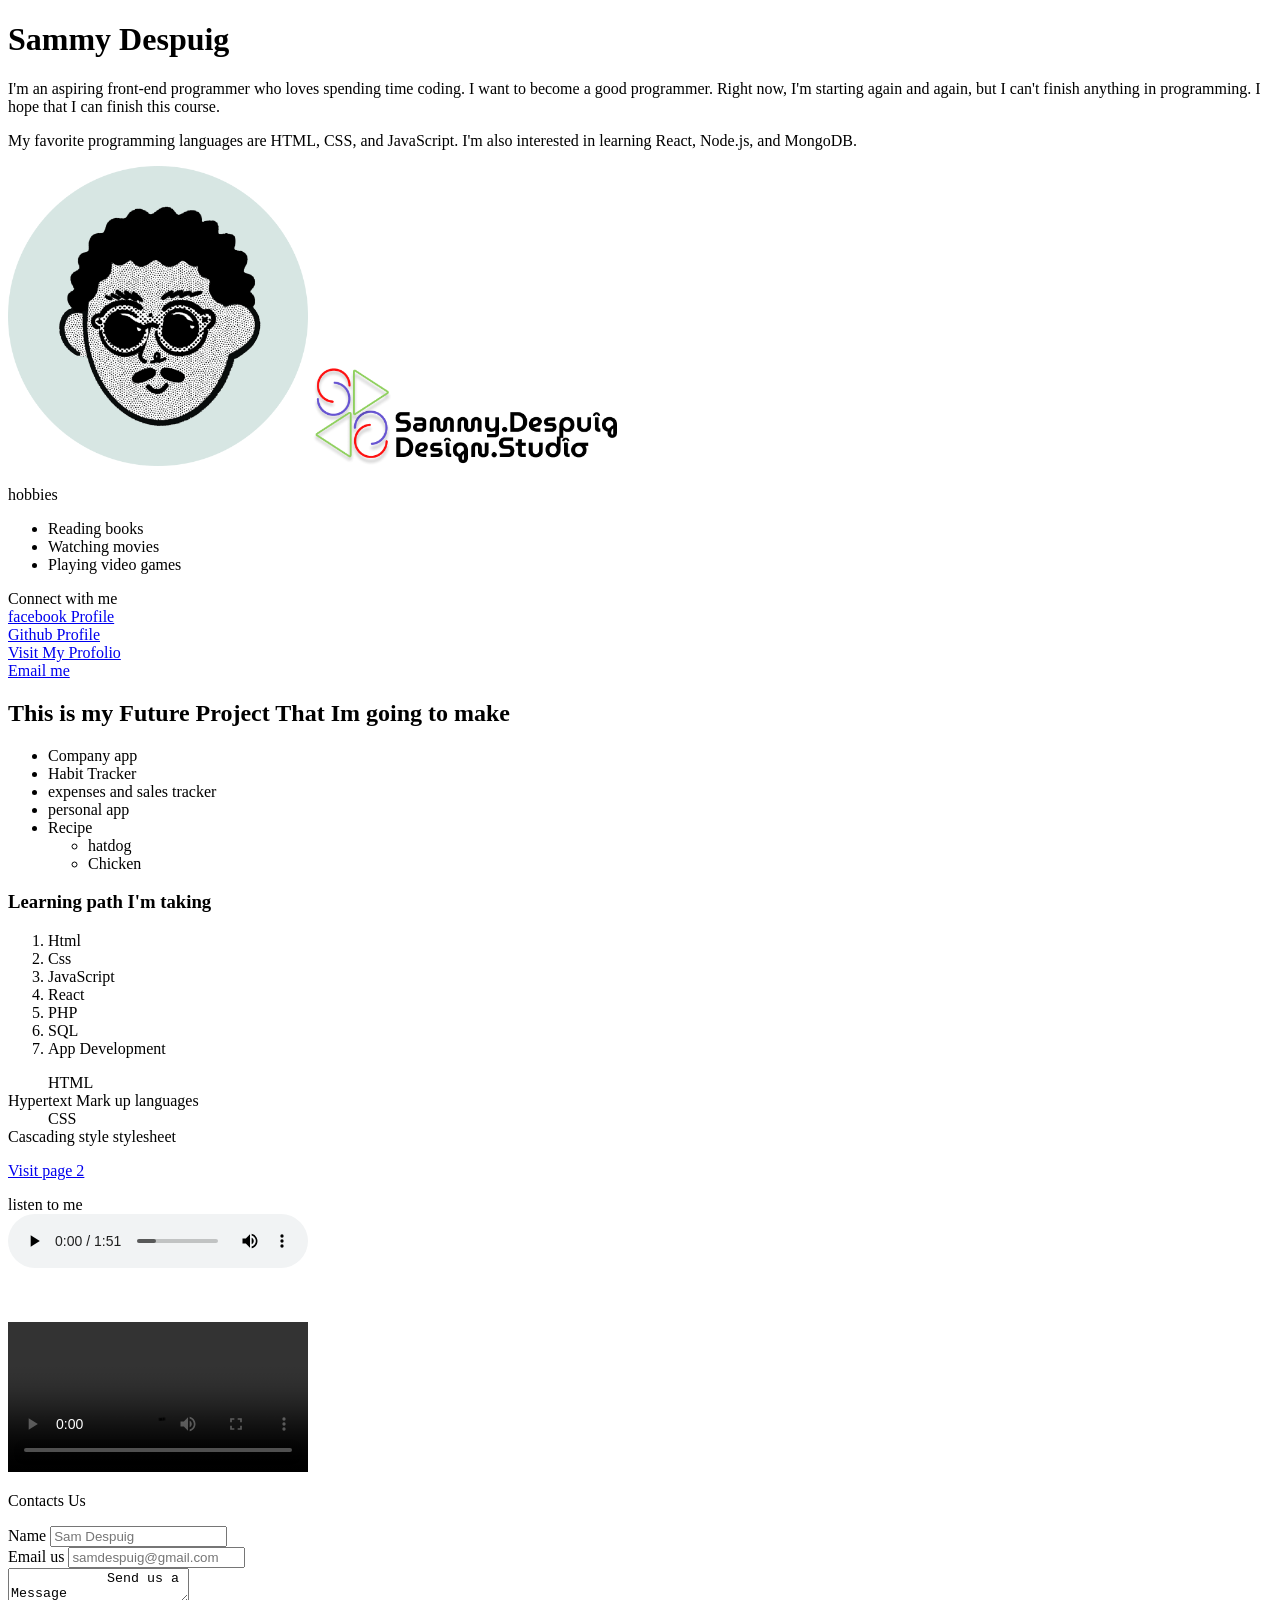
<file: front_end_lab/index.html>
<!DOCTYPE html>
<html lang="en">
<head>
    <meta charset="UTF-8">
    <meta name="viewport" content="width=device-width, initial-scale=1.0">
    <title>Document</title>
</head>
<body>
    <h1>Sammy Despuig</h1>
    <p>I'm an aspiring front-end programmer who loves spending time coding. I want to become a good programmer. Right now, I'm starting again and again, but I can't finish anything in programming. I hope that I can finish this course.</p>
    <p>My favorite programming languages are HTML, CSS, and JavaScript. I'm also interested in learning React, Node.js, and MongoDB.</p>
    <img src="./assets/profile-pic.png" height="300" width="300" alt="Profile-pic">
        <a href="https://sammydespuigportfolio.netlify.app/" target="_blank" title="My Portfolio">
            <img src="./assets/logonew.png" height="100" width="auto" alt="Profile-pic">
        </a>
    <p>hobbies
        <ul>
            <li>Reading books</li>
            <li>Watching movies</li>
            <li>Playing video games</li>
        </ul>
    </p>
    <p>Connect with me
        <br>
        <a href="https://www.facebook.com/SamSam0529" target="_blank" title="Welcome to my facebook page">facebook Profile</a>
        <br>
        <a href="https://github.com/samdespuig29" target="_blank" title="Welcome to my github ">Github Profile</a>
        <br>
        <a href="https://sammydespuigportfolio.netlify.app/" target="_blank" title="My Portfolio">Visit My Profolio</a>
        <br>
        <a href="mailto:sammy.despuig@gmail.com" target="_blank">Email me </a>
    </p>
    <h2>This is my Future Project That Im going to make </h2>
    <ul>
        <li>Company app</li>
        <li>Habit Tracker</li>
        <li>expenses and sales tracker</li>
        <li>personal app</li>
        <li>Recipe
            <ul>
                <li>hatdog</li>
                <li>Chicken</li>
            </ul>
        </li>
    </ul>
    <h3>Learning path I'm taking</h3>
    <ol>
        <li>Html</li>
        <li>Css</li>
        <li>JavaScript</li>
        <li>React</li>
        <li>PHP</li>
        <li>SQL</li>
        <li>App Development</li>
    </ol>
    <dl>
        <dd>HTML</dd>
        <dt>Hypertext Mark up languages</dt>
        <dd>CSS</dd>
        <dt>Cascading style stylesheet</dt>
    </dl>
    <a href="./page2.html" title="Visit Page 2 ">Visit page 2 </a>
    <p>listen to me <br>
        <audio controls>
            <source src="./assets/Sweaty Linen - Surf Ninja 3.mp3" type="audio/mpeg">
        </audio>
    </p>
    <br>
    <p>
        <video controls src="./assets/cyber security specialist conducting cyber surveillance and threat detection_preview.mp4" width="300"></video>
    </p>

    <p>Contacts Us</p>
    <form>
        <label for="fname">Name</label>
        <input type="text" id="fname" name="fname" placeholder="Sam Despuig">
        <br>
        <label for="email">Email us</label>
        <input type="email" id="email" name="email" placeholder="samdespuig@gmail.com">
        <br>
        <textarea name="Message" id="Message">
            Send us a Message
        </textarea>
    </form>
</body>
</html>
</file>
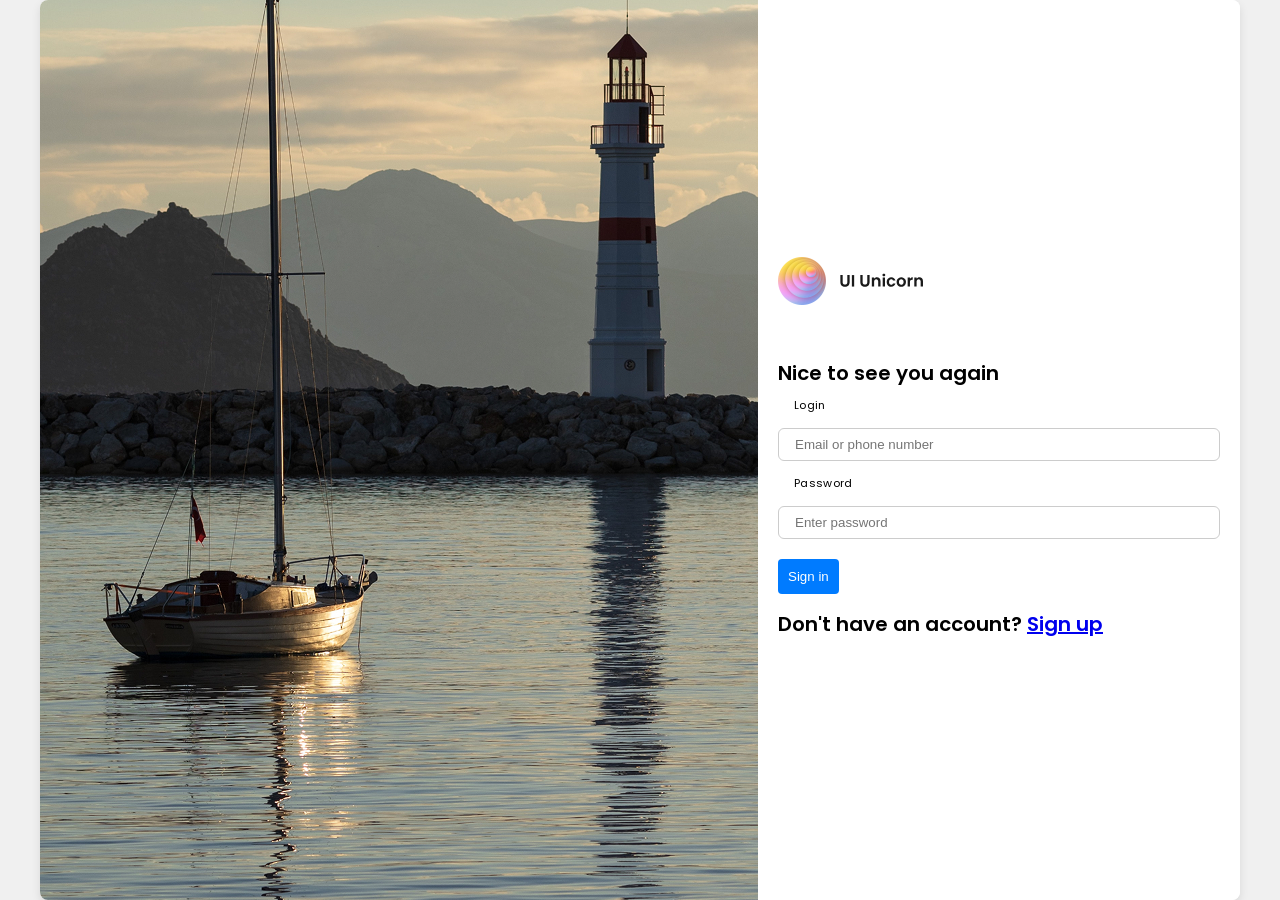
<file: login_page/index.html>
<!DOCTYPE html>
<html lang="en">
<head>
    <meta charset="UTF-8">
    <meta name="viewport" content="width=device-width, initial-scale=1.0">
    <title>Document</title>
    <link rel="stylesheet" href="./style.css">
</head>
<body>
    <div class="container">
       <div class="picture"></div>
        <div class="login-form">
            <div class="btn-logo">
                <img src="./assets/42b431df4d2e7424df1d501beabb799a.png" alt="logo">
                <svg xmlns="http://www.w3.org/2000/svg" width="93" height="16" viewBox="0 0 93 16" fill="none">
                    <path d="M3.16437 2.31717V10.1895C3.16437 11.052 3.38912 11.7141 3.83862 12.1758C4.28812 12.6253 4.91985 12.85 5.73381 12.85C6.55991 12.85 7.19772 12.6253 7.64721 12.1758C8.09671 11.7141 8.32146 11.052 8.32146 10.1895V2.31717H10.8909V10.1713C10.8909 11.2525 10.654 12.1697 10.1802 12.9229C9.71856 13.664 9.0929 14.2228 8.30324 14.5994C7.52573 14.976 6.6571 15.1643 5.69736 15.1643C4.74977 15.1643 3.88721 14.976 3.1097 14.5994C2.34434 14.2228 1.73691 13.664 1.28741 12.9229C0.837909 12.1697 0.613159 11.2525 0.613159 10.1713V2.31717H3.16437Z" fill="#1A1A1A"/>
                    <path d="M15.907 2.31717V15.0368H13.3558V2.31717H15.907Z" fill="#1A1A1A"/>
                    <path d="M25.2846 2.31717V10.1895C25.2846 11.052 25.5094 11.7141 25.9589 12.1758C26.4084 12.6253 27.0401 12.85 27.854 12.85C28.6801 12.85 29.3179 12.6253 29.7674 12.1758C30.2169 11.7141 30.4417 11.052 30.4417 10.1895V2.31717H33.0111V10.1713C33.0111 11.2525 32.7742 12.1697 32.3004 12.9229C31.8388 13.664 31.2131 14.2228 30.4235 14.5994C29.646 14.976 28.7773 15.1643 27.8176 15.1643C26.87 15.1643 26.0074 14.976 25.2299 14.5994C24.4646 14.2228 23.8571 13.664 23.4076 12.9229C22.9581 12.1697 22.7334 11.2525 22.7334 10.1713V2.31717H25.2846Z" fill="#1A1A1A"/>
                    <path d="M41.0705 4.79549C42.2732 4.79549 43.2451 5.17817 43.9862 5.94354C44.7272 6.69675 45.0978 7.75368 45.0978 9.11432V15.0368H42.5466V9.46056C42.5466 8.65875 42.3461 8.04525 41.9452 7.62004C41.5443 7.18269 40.9976 6.96402 40.3051 6.96402C39.6005 6.96402 39.0417 7.18269 38.6286 7.62004C38.2277 8.04525 38.0273 8.65875 38.0273 9.46056V15.0368H35.4761V4.94127H38.0273V6.19866C38.3674 5.76131 38.7987 5.42114 39.3211 5.17817C39.8556 4.92305 40.4388 4.79549 41.0705 4.79549Z" fill="#1A1A1A"/>
                    <path d="M48.8177 3.73856C48.3682 3.73856 47.9916 3.59885 47.6879 3.31943C47.3963 3.02787 47.2505 2.66948 47.2505 2.24428C47.2505 1.81908 47.3963 1.46677 47.6879 1.18735C47.9916 0.895783 48.3682 0.75 48.8177 0.75C49.2672 0.75 49.6377 0.895783 49.9293 1.18735C50.233 1.46677 50.3849 1.81908 50.3849 2.24428C50.3849 2.66948 50.233 3.02787 49.9293 3.31943C49.6377 3.59885 49.2672 3.73856 48.8177 3.73856ZM50.0751 4.94127V15.0368H47.5238V4.94127H50.0751Z" fill="#1A1A1A"/>
                    <path d="M51.9396 9.98903C51.9396 8.94424 52.1522 8.0331 52.5774 7.25559C53.0026 6.46593 53.5919 5.85849 54.3451 5.43329C55.0983 4.99594 55.9608 4.77727 56.9327 4.77727C58.184 4.77727 59.2167 5.09313 60.0306 5.72486C60.8567 6.34444 61.4095 7.21914 61.6889 8.34896H58.9373C58.7915 7.91161 58.5424 7.57145 58.1901 7.32848C57.85 7.07336 57.4247 6.9458 56.9145 6.9458C56.1856 6.9458 55.6085 7.21307 55.1833 7.74761C54.7581 8.27 54.5455 9.01714 54.5455 9.98903C54.5455 10.9488 54.7581 11.6959 55.1833 12.2304C55.6085 12.7528 56.1856 13.014 56.9145 13.014C57.9471 13.014 58.6214 12.5524 58.9373 11.6291H61.6889C61.4095 12.7225 60.8567 13.5911 60.0306 14.235C59.2045 14.8788 58.1719 15.2008 56.9327 15.2008C55.9608 15.2008 55.0983 14.9882 54.3451 14.563C53.5919 14.1256 53.0026 13.5182 52.5774 12.7407C52.1522 11.951 51.9396 11.0338 51.9396 9.98903Z" fill="#1A1A1A"/>
                    <path d="M68.0407 15.2008C67.0689 15.2008 66.1942 14.9882 65.4166 14.563C64.6391 14.1256 64.0256 13.5121 63.5761 12.7225C63.1388 11.9328 62.9201 11.0217 62.9201 9.98903C62.9201 8.95639 63.1449 8.04525 63.5944 7.25559C64.056 6.46593 64.6817 5.85849 65.4713 5.43329C66.261 4.99594 67.1417 4.77727 68.1136 4.77727C69.0855 4.77727 69.9663 4.99594 70.756 5.43329C71.5456 5.85849 72.1652 6.46593 72.6147 7.25559C73.0764 8.04525 73.3072 8.95639 73.3072 9.98903C73.3072 11.0217 73.0703 11.9328 72.5965 12.7225C72.1348 13.5121 71.5031 14.1256 70.7013 14.563C69.9116 14.9882 69.0248 15.2008 68.0407 15.2008ZM68.0407 12.9776C68.5024 12.9776 68.9337 12.8682 69.3346 12.6496C69.7476 12.4187 70.0756 12.0786 70.3186 11.6291C70.5616 11.1796 70.6831 10.6329 70.6831 9.98903C70.6831 9.02928 70.4279 8.29429 69.9177 7.78405C69.4196 7.26166 68.8061 7.00046 68.0772 7.00046C67.3483 7.00046 66.7348 7.26166 66.2367 7.78405C65.7507 8.29429 65.5078 9.02928 65.5078 9.98903C65.5078 10.9488 65.7447 11.6898 66.2185 12.2122C66.7044 12.7225 67.3118 12.9776 68.0407 12.9776Z" fill="#1A1A1A"/>
                    <path d="M77.7298 6.50845C78.0578 5.97391 78.483 5.55478 79.0054 5.25106C79.5399 4.94735 80.1474 4.79549 80.8277 4.79549V7.47426H80.1535C79.3516 7.47426 78.7442 7.66256 78.3312 8.03917C77.9303 8.41578 77.7298 9.07181 77.7298 10.0072V15.0368H75.1786V4.94127H77.7298V6.50845Z" fill="#1A1A1A"/>
                    <path d="M88.1405 4.79549C89.3432 4.79549 90.3151 5.17817 91.0562 5.94354C91.7972 6.69675 92.1678 7.75368 92.1678 9.11432V15.0368H89.6166V9.46056C89.6166 8.65875 89.4161 8.04525 89.0152 7.62004C88.6143 7.18269 88.0676 6.96402 87.3751 6.96402C86.6705 6.96402 86.1117 7.18269 85.6986 7.62004C85.2977 8.04525 85.0973 8.65875 85.0973 9.46056V15.0368H82.5461V4.94127H85.0973V6.19866C85.4374 5.76131 85.8687 5.42114 86.3911 5.17817C86.9256 4.92305 87.5088 4.79549 88.1405 4.79549Z" fill="#1A1A1A"/>
                  </svg>
                </div>
            <p>Nice to see you again</p>
            <p style="display: flex;
            padding: 0px 16px;
            align-items: flex-start;
            align-self: stretch;font-size: 11px;font-weight: 400;line-height: 15px;letter-spacing: 0.3px;">Login</p>
                <input type="text" id="Email" name="Email" placeholder="Email or phone number" required>
                <p style="display: flex;
            padding: 0px 16px;
            align-items: flex-start;
            align-self: stretch;font-size: 11px;font-weight: 400;line-height: 15px;letter-spacing: 0.3px;">Password</p>
                <input type="password" id="password" name="password" placeholder="Enter password" required>
                <input type="submit" name="submit-btn" id="submit-btn" value="Sign in">
                <p>Don't have an account? <a href="#">Sign up</a></p>
        </div>
        

    </div>
</body>
</html>
</file>
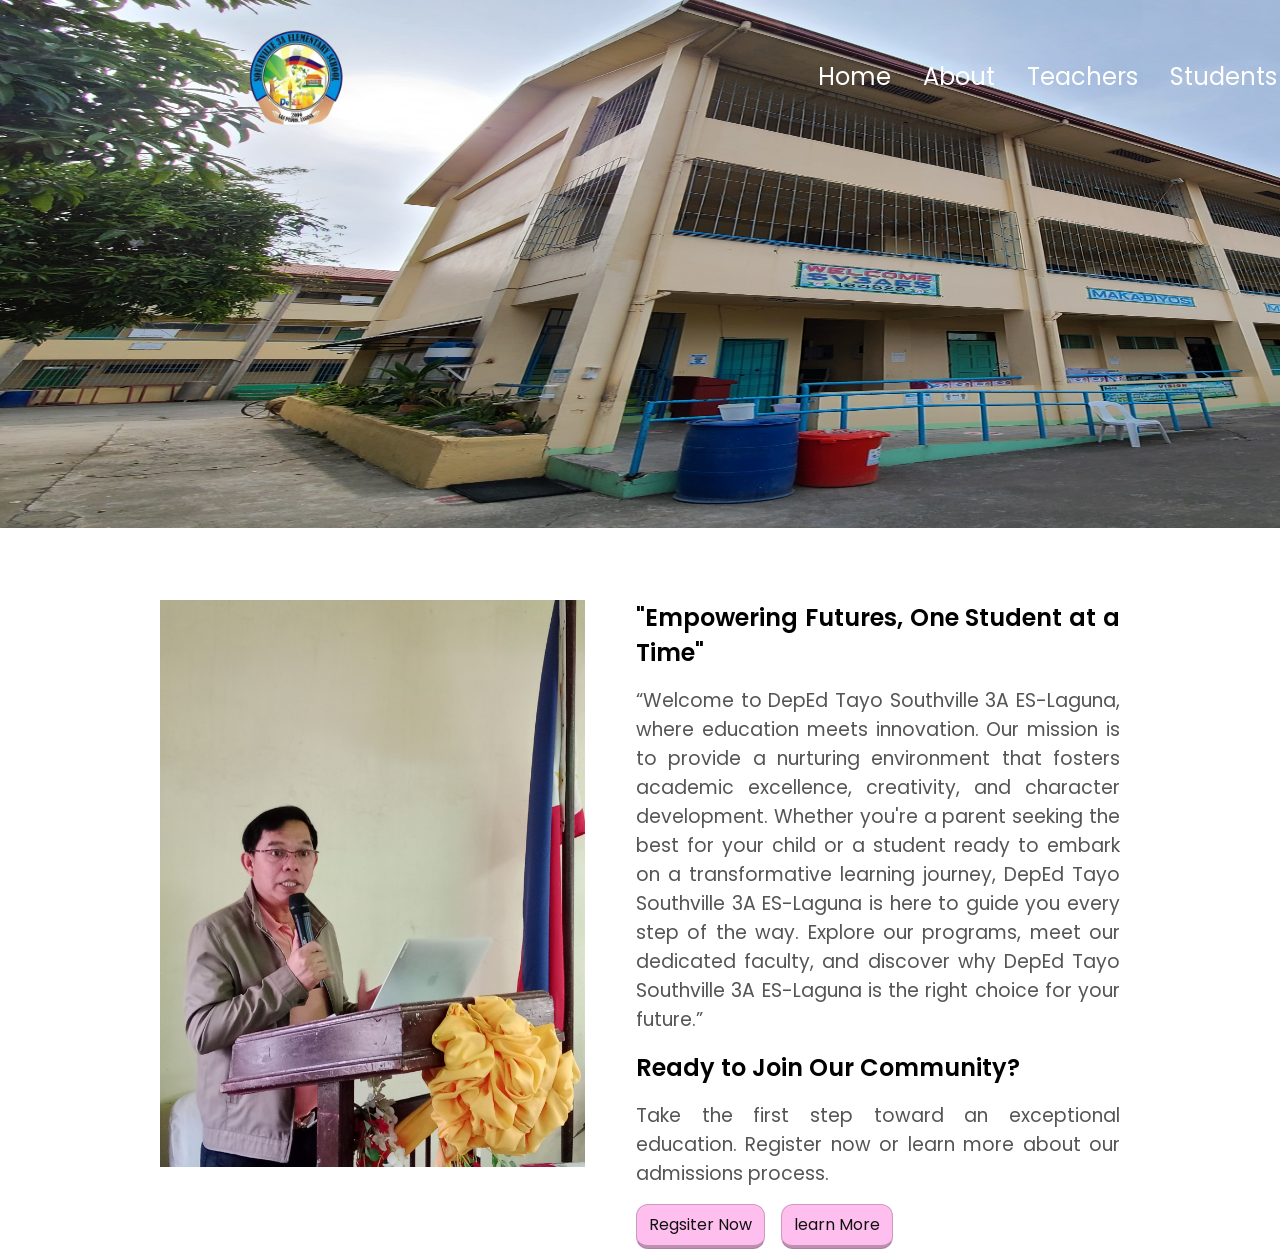
<file: school_website_v1/index.html>
<!DOCTYPE html>
<html lang="en">
<head>
    <meta charset="UTF-8">
    <meta name="viewport" content="width=device-width, initial-scale=1.0">
    <title>Document</title>
    <link rel="stylesheet" href="style.css">
</head>
<body>
    <header id="header">
        <nav id="desktop-nav">
            <div class="logo">
                <a href="/" class="My_logo">
                    <img src="./assets/Adobe Express - file.png" alt="My_logo" id="My_logo_1" loading="lazy" class="logo">
                </a>
                
            </div>
            <div>
                <ul class="nav-links">
                    <li><a href="#home">Home</a></li>
                    <li><a href="#about">About</a></li>
                    <li><a href="#teacher">Teachers</a></li>
                    <li><a href="#students">Students</a></li>
                    <li><a href="#registration">Registration</a></li>
                    <li><a href="#others">Others</a></li>
                    <li><a href="#contacts">Contact</a></li>
                </ul>
            </div>
        </nav>
    </header>
    <section id="homepage">
        <div class="home-content">
            <img src="./assets/473425455_912260671079836_7915791516388915068_n.jpg" alt="person-speaking">
        </div>
        <div class="section_text">
            <h1 class="text-container">"Empowering Futures, One Student at a Time"</h1>
            <p class="section_text_p1">
                <q>Welcome to DepEd Tayo Southville 3A ES-Laguna, where education meets innovation. Our mission is to provide a nurturing environment that fosters academic excellence, creativity, and character development. Whether you're a parent seeking the best for your child or a student ready to embark on a transformative learning journey, DepEd Tayo Southville 3A ES-Laguna is here to guide you every step of the way. Explore our programs, meet our dedicated faculty, and discover why DepEd Tayo Southville 3A ES-Laguna is the right choice for your future.</q>
            </p>
            <h2 class="text-container">Ready to Join Our Community?</h2>
            <p class="section_text_p2">Take the first step toward an exceptional education. Register now or learn more about our admissions process.</p>
            <div class="explainer-items">
                <button class="given">Regsiter Now</button>
                <button class="given">learn More</button>
                 <!-- <a href="#admissions" class="cta-button register">Register Now</a>
                 <a href="#about" class="cta-button learn-more">Learn More</a> -->
            </div>
            <!-- <td class="explainer-items">
                <button class="given">Regsiter Now</button>
            </td> -->
        </div>

    </section>
</body>
</html>
</file>
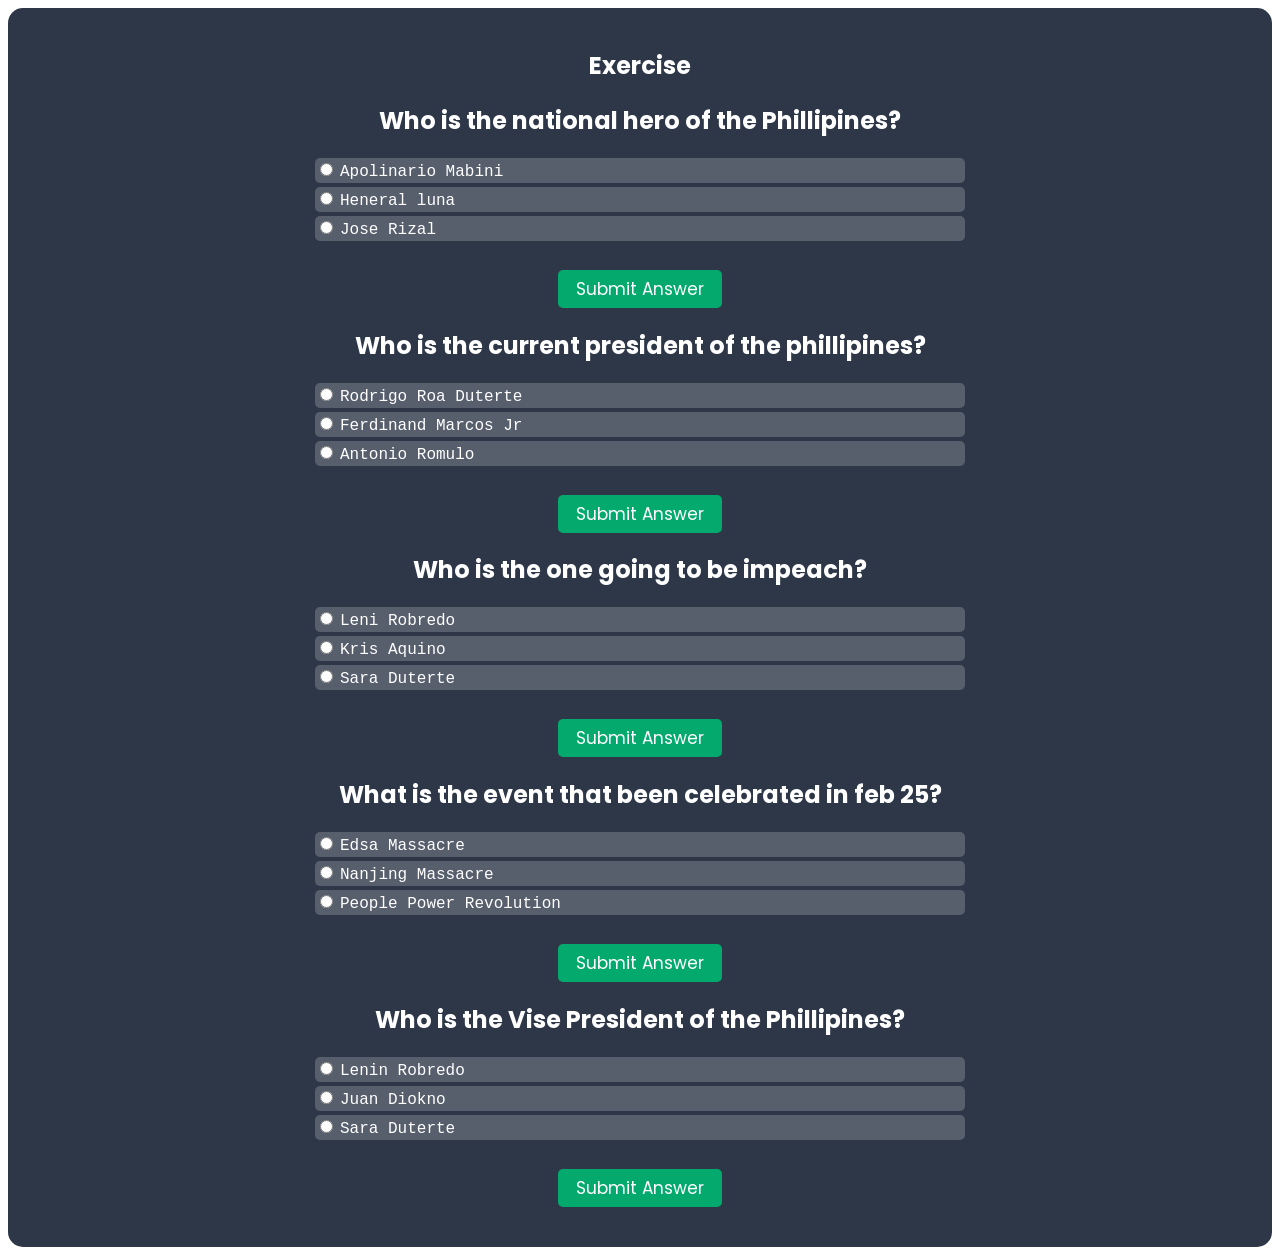
<file: exercise-folder/exercise_1.html>
<!DOCTYPE html>
<html lang="en">
<head>
    <meta charset="UTF-8">
    <meta name="viewport" content="width=device-width, initial-scale=1.0">
    <title>Exercise_1</title>
    <link rel="stylesheet" href="style1.css">
</head>
<body>
    <div id="exercise-container">
        <h2>Exercise</h2>
        <h2>Who is the national hero of the Phillipines?</h2>
        <form action="Quiz">
            <div class="quiz-option">
                <input type="radio" name="quiz-option" id="quiz-option0" value="quiz0">
                <label for="quiz-option0">
                    <code>Apolinario Mabini</code>
                </label>
            </div>
            <div class="quiz-option">
                <input type="radio" name="quiz-option" id="quiz-option1" value="quiz1">
                <label for="quiz-option1">
                    <code>Heneral luna</code>
                </label>
            </div>
            <div class="quiz-option">
                <input type="radio" name="quiz-option" id="quiz-option2" value="quiz2">
                <label for="quiz-option2">
                    <code>Jose Rizal</code>
                </label>
            </div>
            <br>
            <button type="submit" class="submit-btn">Submit Answer</button>
        </form>
        <h2>Who is the current president of the phillipines?</h2>
        <form action="Quiz">
            <div class="quiz-option">
                <input type="radio" name="quiz-option" id="quiz-option0" value="quiz0">
                <label for="quiz-option0">
                    <code>Rodrigo Roa Duterte</code>
                </label>
            </div>
            <div class="quiz-option">
                <input type="radio" name="quiz-option" id="quiz-option1" value="quiz1">
                <label for="quiz-option1">
                    <code>Ferdinand Marcos Jr</code>
                </label>
            </div>
            <div class="quiz-option">
                <input type="radio" name="quiz-option" id="quiz-option2" value="quiz2">
                <label for="quiz-option2">
                    <code>Antonio Romulo</code>
                </label>
            </div>
            <br>
            <button type="submit" class="submit-btn">Submit Answer</button>
        </form>
        <h2>Who is the one going to be impeach?</h2>
        <form action="Quiz">
            <div class="quiz-option">
                <input type="radio" name="quiz-option" id="quiz-option0" value="quiz0">
                <label for="quiz-option0">
                    <code>Leni Robredo</code>
                </label>
            </div>
            <div class="quiz-option">
                <input type="radio" name="quiz-option" id="quiz-option1" value="quiz1">
                <label for="quiz-option1">
                    <code>Kris Aquino</code>
                </label>
            </div>
            <div class="quiz-option">
                <input type="radio" name="quiz-option" id="quiz-option2" value="quiz2">
                <label for="quiz-option2">
                    <code>Sara Duterte</code>
                </label>
            </div>
            <br>
            <button type="submit" class="submit-btn">Submit Answer</button>
        </form>
        <h2>What is the event that been celebrated in feb 25?</h2>
        <form action="Quiz">
            <div class="quiz-option">
                <input type="radio" name="quiz-option" id="quiz-option0" value="quiz0">
                <label for="quiz-option0">
                    <code>Edsa Massacre</code>
                </label>
            </div>
            <div class="quiz-option">
                <input type="radio" name="quiz-option" id="quiz-option1" value="quiz1">
                <label for="quiz-option1">
                    <code>Nanjing Massacre</code>
                </label>
            </div>
            <div class="quiz-option">
                <input type="radio" name="quiz-option" id="quiz-option2" value="quiz2">
                <label for="quiz-option2">
                    <code>People Power Revolution</code>
                </label>
            </div>
            <br>
            <button type="submit" class="submit-btn">Submit Answer</button>
        </form>
        <h2>Who is the Vise President of the Phillipines?</h2>
        <form action="Quiz">
            <div class="quiz-option">
                <input type="radio" name="quiz-option" id="quiz-option0" value="quiz0">
                <label for="quiz-option0">
                    <code>Lenin Robredo</code>
                </label>
            </div>
            <div class="quiz-option">
                <input type="radio" name="quiz-option" id="quiz-option1" value="quiz1">
                <label for="quiz-option1">
                    <code>Juan  Diokno</code>
                </label>
            </div>
            <div class="quiz-option">
                <input type="radio" name="quiz-option" id="quiz-option2" value="quiz2">
                <label for="quiz-option2">
                    <code>Sara Duterte</code>
                </label>
            </div>
            <br>
            <button type="submit" class="submit-btn">Submit Answer</button>
        </form>
    </div>
</body>
</html>
</file>
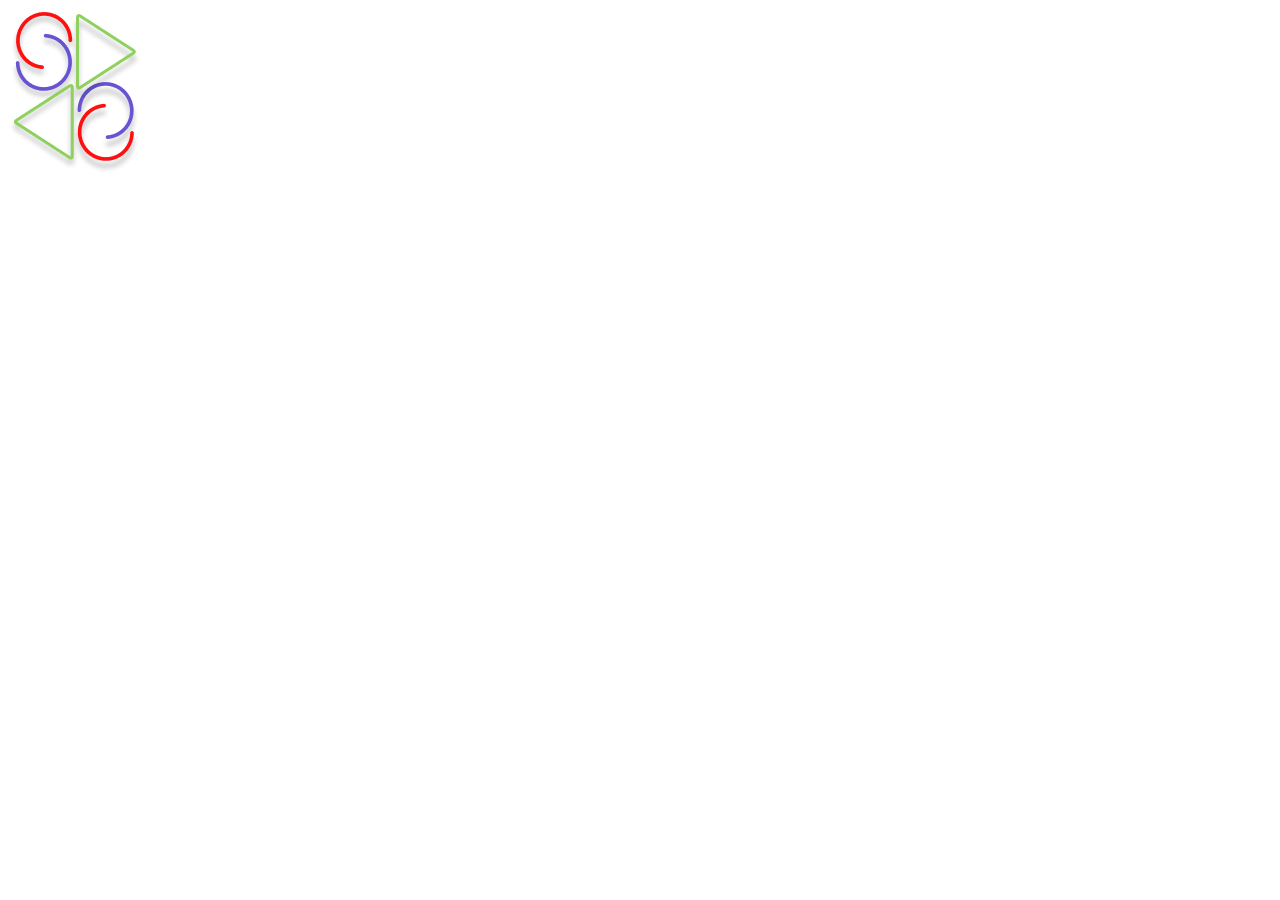
<file: exercise-folder/Google_homepage.html>
<!DOCTYPE html>
<html lang="en">
<head>
    <meta charset="UTF-8">
    <meta name="viewport" content="width=device-width, initial-scale=1.0">
    <title>Google Homepage</title>
    <link rel="stylesheet" href="style.css">
</head>
<body>
    <div class="nav-container">
        <div class="nav">
            <img class ="logo" src="./assets/newLogo.png" alt=" google logo">
        </div>
    </div>
</body>
</html>
</file>
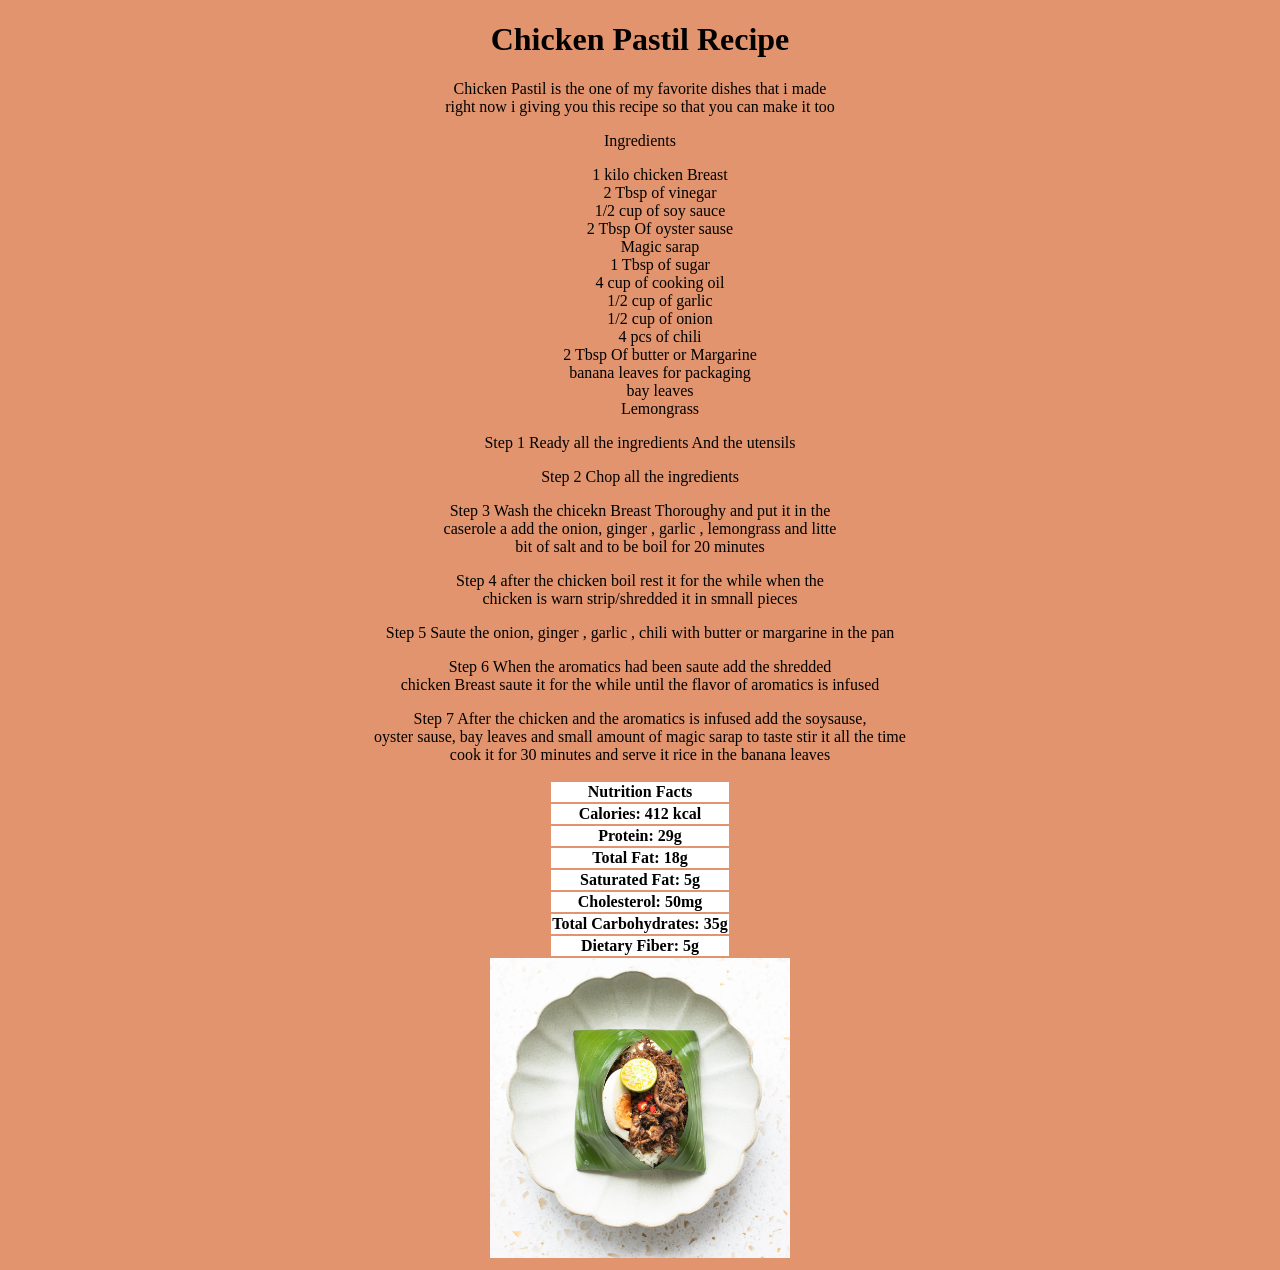
<file: exercise-folder/Recipe.html>
<!DOCTYPE html>
<html lang="en">
<head>
    <meta charset="UTF-8">
    <meta name="viewport" content="width=device-width, initial-scale=1.0">
    <title>My Chicken Pastil Recipe</title>
       <style>
        body{
            text-align: center;
            background-color: #db7c4dcf;
        }
        li{
            text-align: center;
            list-style: none;
        }
        table{
            display: flex;
            justify-content: center;
        }
       </style>
</head>
<body>
    <div>
        <h1>Chicken Pastil Recipe</h1>
        <p>Chicken Pastil is the one of my favorite dishes that i made <br>
            right now i giving you this recipe so that you can make it too</p>
        </p>
        <p style="color:re;">Ingredients
            <ul>
                <li>1 kilo chicken Breast</li>
                <li>2 Tbsp of vinegar</li>
                <li>1/2 cup of soy sauce</li>
                <li>2 Tbsp Of oyster sause</li>
                <li>Magic sarap</li>
                <li>1 Tbsp of sugar</li>
                <li>4  cup of cooking oil</li>
                <li>1/2 cup of garlic</li>
                <li>1/2 cup of onion</li>
                <li>4 pcs of chili</li>
                <li>2 Tbsp Of butter or Margarine</li>
                <li>banana leaves for packaging </li>
                <li>bay leaves</li>
                <li>Lemongrass</li>
            </ul>
        </p>
        <p>Step 1 Ready all the ingredients And the utensils </p>
        <p>Step 2 Chop all the ingredients </p>
        <p>Step 3 Wash the chicekn Breast Thoroughy and put it in the <br>
            caserole a add the onion, ginger , garlic , lemongrass and litte <br>
            bit of salt and to  be boil for 20 minutes  </p>
        <p>Step 4 after the chicken boil rest it for the while when the  <br>
            chicken is warn strip/shredded it in smnall pieces </p>
        <p>Step 5 Saute the onion, ginger , garlic , chili  with butter or margarine in the pan </p>  
        <p>Step 6 When the aromatics had been saute add the shredded <br>
            chicken Breast saute it for the while until the flavor of aromatics is infused</p>
        <p>Step 7 After the chicken and the aromatics is infused add the soysause,  <br>
            oyster sause, bay leaves and small amount of magic sarap to taste  stir it all the time <br>
            cook it for 30 minutes and serve it rice in the banana leaves</p>
            <table bgcolor align="center`">
                <tr>
                    <th bgcolor="white">Nutrition Facts</th>
                </tr>
                <tr>
                    <th bgcolor="white">Calories: 412 kcal</th>
                </tr>
                <tr>
                    <th bgcolor="white">Protein: 29g</th>
                </tr>
                <tr>
                    <th bgcolor="white">Total Fat: 18g</th>
                </tr>
                <tr>
                    <th bgcolor="white">Saturated Fat: 5g </th>
                </tr>
                <tr>
                    <th bgcolor="white">Cholesterol: 50mg</th>
                </tr>
                <tr>
                    <th bgcolor="white">Total Carbohydrates: 35g</th>
                </tr>
                <tr>
                    <th bgcolor="white">Dietary Fiber: 5g</th>
                </tr>
            </table>
            <div>
                <img src="./assets/Pastil-na-Manok-Food-with-Mae-5 (1) copy.png" alt="chicken Pastil" width="300" height="300">
            </div>
    </div>

</body>
</html>
</file>
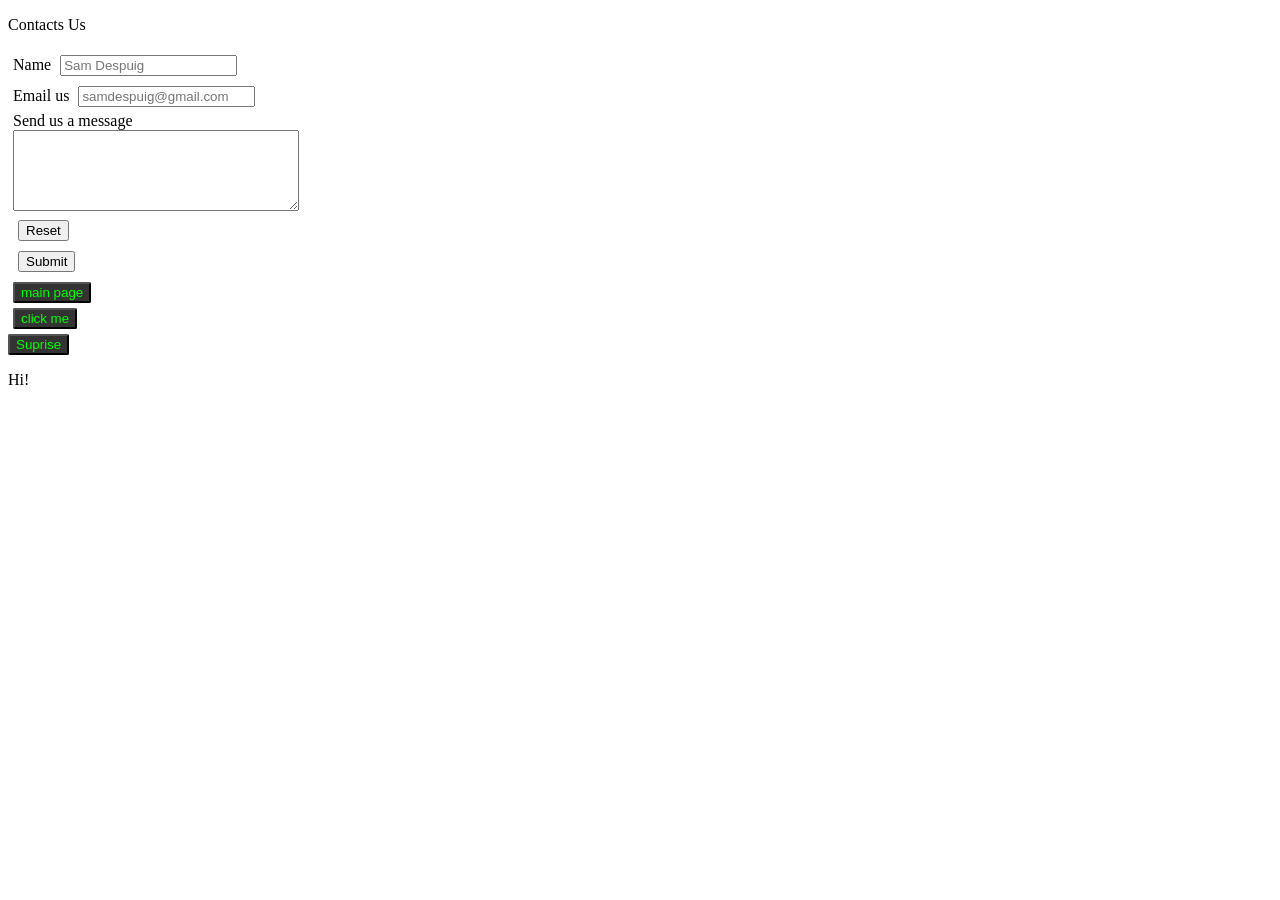
<file: front_end_lab/Contact_page.html>
<!DOCTYPE html>
<html lang="en">
<head>
    <meta charset="UTF-8">
    <meta name="viewport" content="width=device-width, initial-scale=1.0">
    <title>Document</title>
    <style>
        div, input{
            margin: 5px;
        }
    </style>
</head>
<body>
    <p>Contacts Us</p>
    <div>
        <form>
            <label for="fname">Name</label>
            <input type="text" id="fname" name="fname" placeholder="Sam Despuig" required>
            <br>
            <label for="email">Email us</label>
            <input type="email" id="email" name="email" placeholder="samdespuig@gmail.com" required>
            <br>
            <label for="Message">Send us a message</label>
            <br>
            <textarea name="Message" id="Message" rows="5" cols="33" required></textarea>
            <br>
            <input type="reset" name="reset" id="reset">
            <br>
            <input type="submit" name="submit-btn" id="submit-btn">
        </form>    
    </div>
    <div>
        <a href="./index.html">
            <button style="background-color: #333333; color: #00ff00;border-radius: 2px;">main page</button>
        </a>
    </div>
    <div>
        <button style="background-color: #333333; color: #00ff00;border-radius: 2px;" > click me</button>
    </div>
    <button onclick="dosomething()" style="background-color: #333333; color: #00ff00;border-radius: 2px;" >Suprise</button>
    <p id="test">Hi!</p>
    <script>
        function dosomething(){
            document.getElementById("test").innerHTML = "Hello Sam";
        }
    </script>
</body>
</html>
</file>
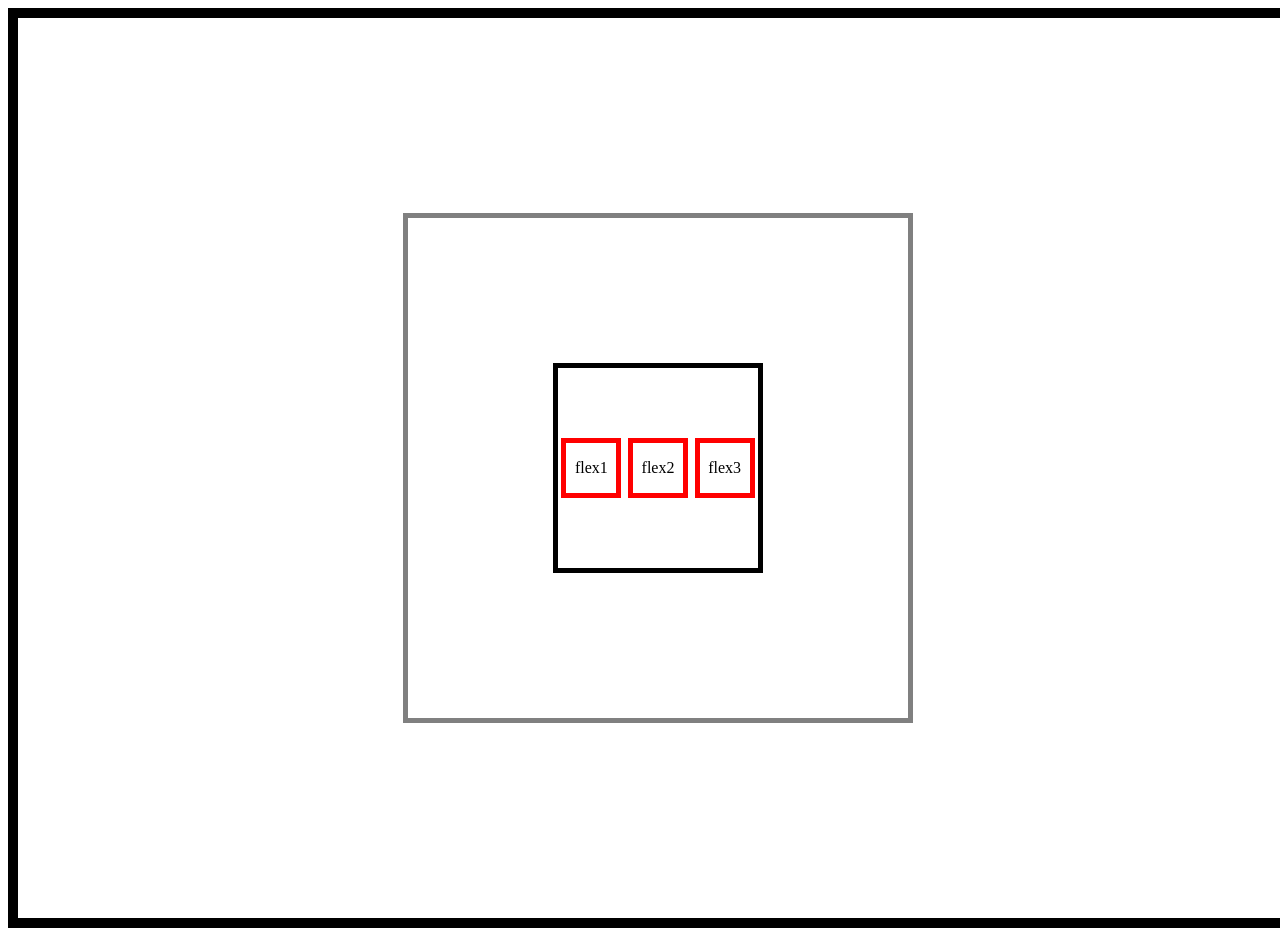
<file: login_page/container.html>
<!DOCTYPE html>
<html lang="en">
<head>
    <meta charset="UTF-8">
    <meta name="viewport" content="width=device-width, initial-scale=1.0">
    <title>Flexbox</title>
    <style>
        body{
            display: flex;
            /* flex-direction: column; */
            /* justify-content: flex-end; */
            /* align-items: flex-end; */
            justify-content: center;
            align-items: center;
           
            height: 100vh;
            width: 100vw;
            border: 10px solid black;
        }
        .container1{
            height: 500px;
            width: 500px;
            display: flex;
            justify-content: center;
            align-items: center;
            border: 5px solid grey;

        }
        .flex-items{
            height: 200px;
            width: 200px;
            display: flex;
            align-items:center;
            justify-content: space-around;

            /* flex-direction: column;
            justify-content: space-around; */
            /* justify-content: center;
            align-items: center; */
            border: 5px solid black;
        }
        .items1, .items2, .items3{
            display: flex;
            justify-content: center;
            align-items: center;
            height: 50px;
            width: 50px;
            border: 5px solid red;
        }
    </style>
</head>
<body>
    <div class="container1">
        <div class="flex-items">
            <div class="items1"> <p>flex1</p></div>
            <div class="items2"> <p>flex2</p></div>
            <div class="items3"> <p>flex3</p></div>
        </div>
        <!-- <div class="container2">

        </div> -->
    </div>
</body>
</html>
</file>
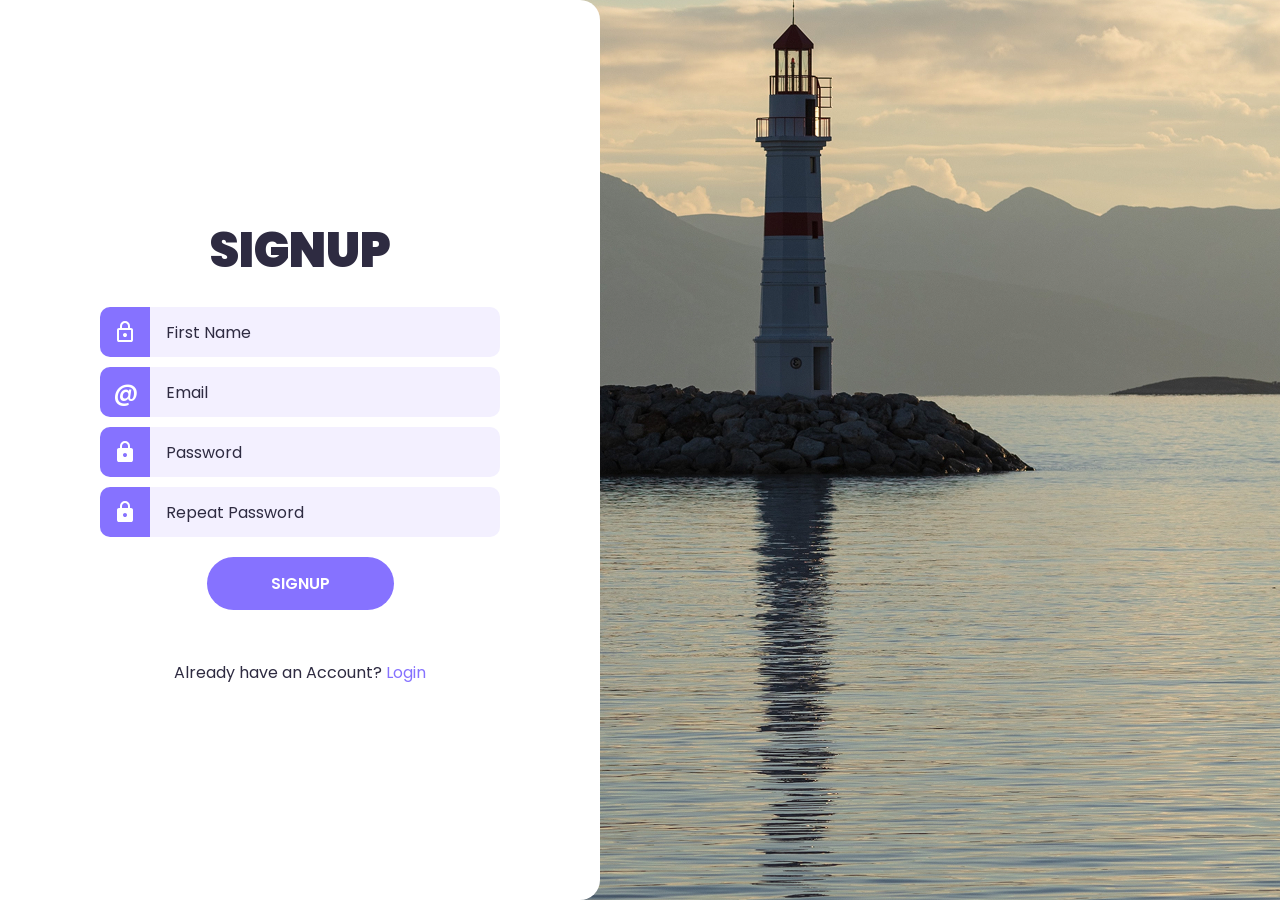
<file: login_page/loginv1.html>
<!DOCTYPE html>
<html lang="en">
<head>
    <meta charset="UTF-8">
    <meta name="viewport" content="width=device-width, initial-scale=1.0">
    <title>Signup</title>
    <link rel="stylesheet" href="stylev1.css">
    <script type="text/javascript" src="validation.js" defer></script>
</head>
<div class="wrapper">
    <h1>SignUp</h1>
    <p id="error-message"></p>
    <form id="form">
        <div>
            <label for="firstname-input">
                <svg xmlns="http://www.w3.org/2000/svg" height="24px" viewBox="0 -960 960 960" width="24px" ><path d="M240-80q-33 0-56.5-23.5T160-160v-400q0-33 23.5-56.5T240-640h40v-80q0-83 58.5-141.5T480-920q83 0 141.5 58.5T680-720v80h40q33 0 56.5 23.5T800-560v400q0 33-23.5 56.5T720-80H240Zm0-80h480v-400H240v400Zm240-120q33 0 56.5-23.5T560-360q0-33-23.5-56.5T480-440q-33 0-56.5 23.5T400-360q0 33 23.5 56.5T480-280ZM360-640h240v-80q0-50-35-85t-85-35q-50 0-85 35t-35 85v80ZM240-160v-400 400Z"/></svg>            </label>
            <input type="text" name="firstname" id="firstname-input" placeholder="First Name" >
        </div>
        <div>
            <label for="email-input">
                <span>@</span>
            </label>
            <input type="text" name="email" id="email-input" placeholder="Email" >
        </div>
        <div>
            <label for="password-input">
                <svg xmlns="http://www.w3.org/2000/svg" height="24px" viewBox="0 -960 960 960" width="24px" ><path d="M240-80q-33 0-56.5-23.5T160-160v-400q0-33 23.5-56.5T240-640h40v-80q0-83 58.5-141.5T480-920q83 0 141.5 58.5T680-720v80h40q33 0 56.5 23.5T800-560v400q0 33-23.5 56.5T720-80H240Zm240-200q33 0 56.5-23.5T560-360q0-33-23.5-56.5T480-440q-33 0-56.5 23.5T400-360q0 33 23.5 56.5T480-280ZM360-640h240v-80q0-50-35-85t-85-35q-50 0-85 35t-35 85v80Z"/></svg>            </label>
            <input type="password" name="password" id="password-input" placeholder="Password" >
        </div>
        <div>
            <label for="repeat-password-input">
                <svg xmlns="http://www.w3.org/2000/svg" height="24px" viewBox="0 -960 960 960" width="24px" ><path d="M240-80q-33 0-56.5-23.5T160-160v-400q0-33 23.5-56.5T240-640h40v-80q0-83 58.5-141.5T480-920q83 0 141.5 58.5T680-720v80h40q33 0 56.5 23.5T800-560v400q0 33-23.5 56.5T720-80H240Zm240-200q33 0 56.5-23.5T560-360q0-33-23.5-56.5T480-440q-33 0-56.5 23.5T400-360q0 33 23.5 56.5T480-280ZM360-640h240v-80q0-50-35-85t-85-35q-50 0-85 35t-35 85v80Z"/></svg>
            </label>
            <input type="password" name="repeat-password" id="repeat-password-input" placeholder="Repeat Password" >
        </div>
        <button type="submit">Signup</button>
    </form>
    <p>Already have an Account? <a href="loginv2.html">Login</a>
    </p>
</div>
<body>
    
</body>
</html>
</file>
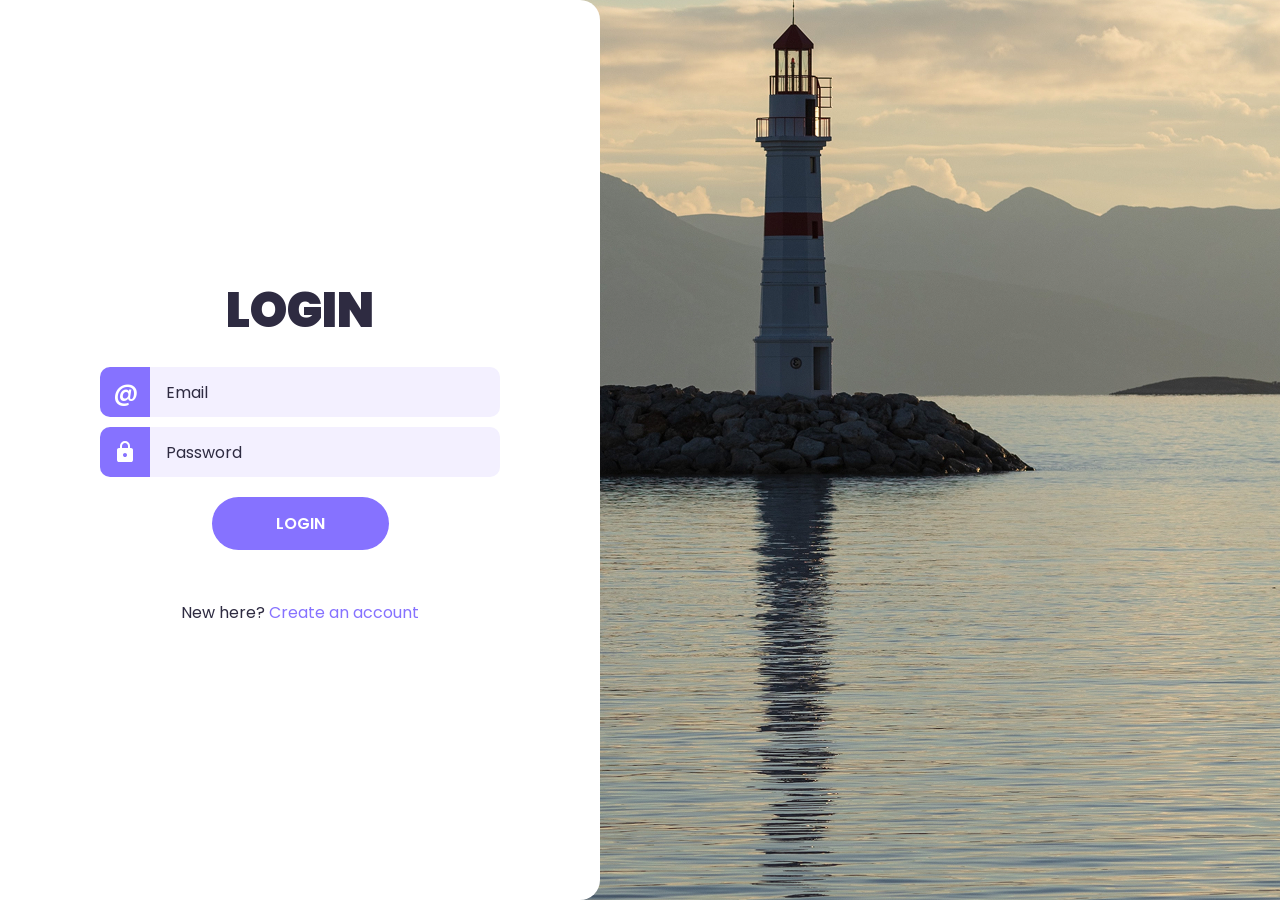
<file: login_page/loginv2.html>
<!DOCTYPE html>
<html lang="en">
<head>
    <meta charset="UTF-8">
    <meta name="viewport" content="width=device-width, initial-scale=1.0">
    <title>Login</title>
    <link rel="stylesheet" href="stylev1.css">
    <script type="text/javascript" src="validation.js" defer></script>
</head>
<div class="wrapper">
    <h1>Login</h1>
    <p id="error-message"></p>
    <form id="form">
        
        <div>
            <label for="email-input">
                <span>@</span>
            </label>
            <input type="text" name="email" id="email-input" placeholder="Email" >
        </div>
        <div>
            <label for="password-input">
                <svg xmlns="http://www.w3.org/2000/svg" height="24px" viewBox="0 -960 960 960" width="24px" ><path d="M240-80q-33 0-56.5-23.5T160-160v-400q0-33 23.5-56.5T240-640h40v-80q0-83 58.5-141.5T480-920q83 0 141.5 58.5T680-720v80h40q33 0 56.5 23.5T800-560v400q0 33-23.5 56.5T720-80H240Zm240-200q33 0 56.5-23.5T560-360q0-33-23.5-56.5T480-440q-33 0-56.5 23.5T400-360q0 33 23.5 56.5T480-280ZM360-640h240v-80q0-50-35-85t-85-35q-50 0-85 35t-35 85v80Z"/></svg>            </label>
            <input type="password" name="password" id="password-input" placeholder="Password" >
        </div>
        <button type="submit">login</button>
    </form>
    <p>New here? <a href="loginv1.html">Create an account</a>
    </p>
</div>
<body>
    
</body>
</html>
</file>
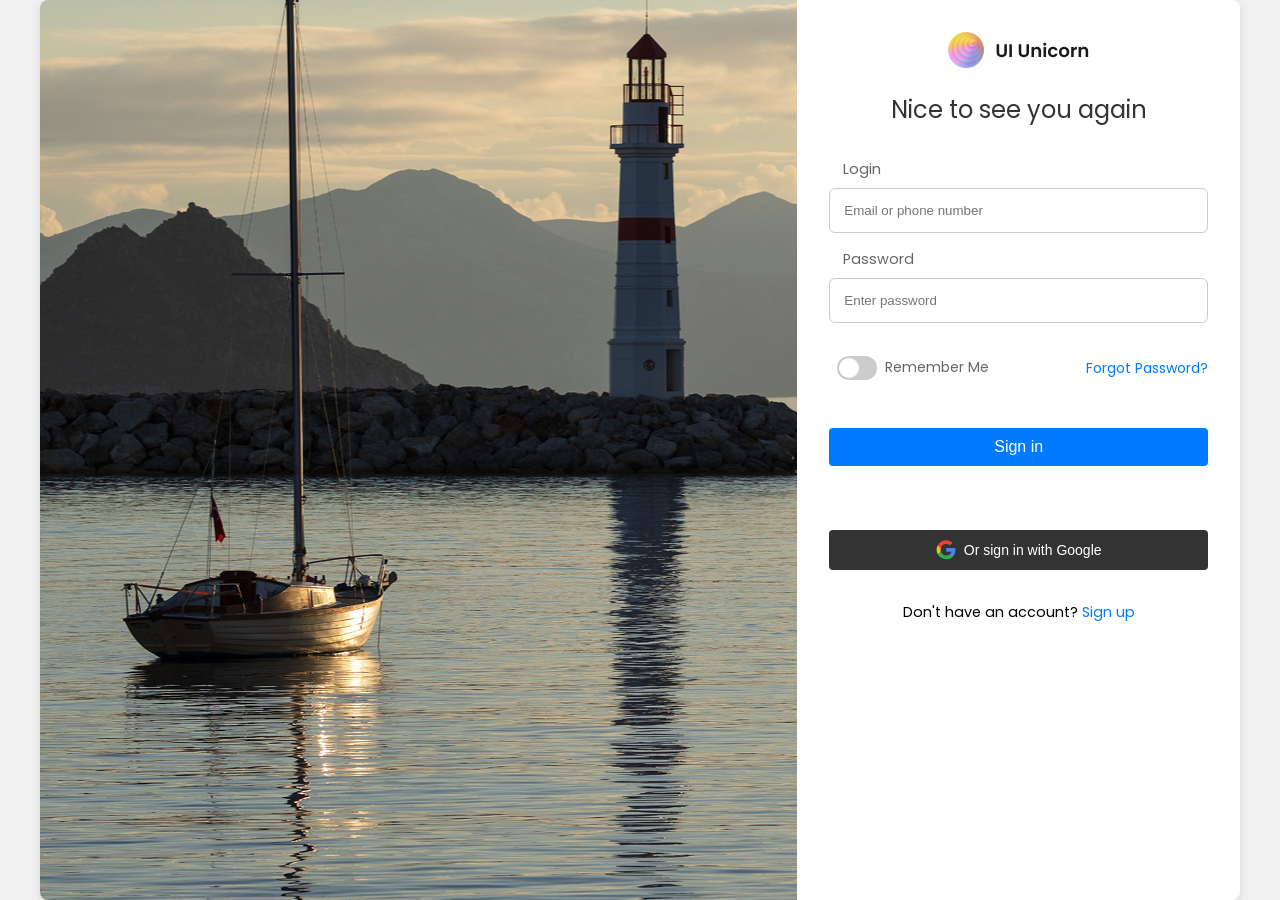
<file: login_page/trial.html>
<!DOCTYPE html>
<html lang="en">
<head>
    <meta charset="UTF-8">
    <meta name="viewport" content="width=device-width, initial-scale=1.0">
    <title>Login Page</title>
    <link rel="stylesheet" href="./style1.css">
</head>
<body>
    <div class="container">
        <div class="picture"></div>
        <div class="login-form">
            <div class="btn-logo">
                <img src="./assets/42b431df4d2e7424df1d501beabb799a.png" alt="logo">
                <svg xmlns="http://www.w3.org/2000/svg" width="93" height="16" viewBox="0 0 93 16" fill="none">
                    <path d="M3.16437 2.31717V10.1895C3.16437 11.052 3.38912 11.7141 3.83862 12.1758C4.28812 12.6253 4.91985 12.85 5.73381 12.85C6.55991 12.85 7.19772 12.6253 7.64721 12.1758C8.09671 11.7141 8.32146 11.052 8.32146 10.1895V2.31717H10.8909V10.1713C10.8909 11.2525 10.654 12.1697 10.1802 12.9229C9.71856 13.664 9.0929 14.2228 8.30324 14.5994C7.52573 14.976 6.6571 15.1643 5.69736 15.1643C4.74977 15.1643 3.88721 14.976 3.1097 14.5994C2.34434 14.2228 1.73691 13.664 1.28741 12.9229C0.837909 12.1697 0.613159 11.2525 0.613159 10.1713V2.31717H3.16437Z" fill="#1A1A1A"/>
                    <path d="M15.907 2.31717V15.0368H13.3558V2.31717H15.907Z" fill="#1A1A1A"/>
                    <path d="M25.2846 2.31717V10.1895C25.2846 11.052 25.5094 11.7141 25.9589 12.1758C26.4084 12.6253 27.0401 12.85 27.854 12.85C28.6801 12.85 29.3179 12.6253 29.7674 12.1758C30.2169 11.7141 30.4417 11.052 30.4417 10.1895V2.31717H33.0111V10.1713C33.0111 11.2525 32.7742 12.1697 32.3004 12.9229C31.8388 13.664 31.2131 14.2228 30.4235 14.5994C29.646 14.976 28.7773 15.1643 27.8176 15.1643C26.87 15.1643 26.0074 14.976 25.2299 14.5994C24.4646 14.2228 23.8571 13.664 23.4076 12.9229C22.9581 12.1697 22.7334 11.2525 22.7334 10.1713V2.31717H25.2846Z" fill="#1A1A1A"/>
                    <path d="M41.0705 4.79549C42.2732 4.79549 43.2451 5.17817 43.9862 5.94354C44.7272 6.69675 45.0978 7.75368 45.0978 9.11432V15.0368H42.5466V9.46056C42.5466 8.65875 42.3461 8.04525 41.9452 7.62004C41.5443 7.18269 40.9976 6.96402 40.3051 6.96402C39.6005 6.96402 39.0417 7.18269 38.6286 7.62004C38.2277 8.04525 38.0273 8.65875 38.0273 9.46056V15.0368H35.4761V4.94127H38.0273V6.19866C38.3674 5.76131 38.7987 5.42114 39.3211 5.17817C39.8556 4.92305 40.4388 4.79549 41.0705 4.79549Z" fill="#1A1A1A"/>
                    <path d="M48.8177 3.73856C48.3682 3.73856 47.9916 3.59885 47.6879 3.31943C47.3963 3.02787 47.2505 2.66948 47.2505 2.24428C47.2505 1.81908 47.3963 1.46677 47.6879 1.18735C47.9916 0.895783 48.3682 0.75 48.8177 0.75C49.2672 0.75 49.6377 0.895783 49.9293 1.18735C50.233 1.46677 50.3849 1.81908 50.3849 2.24428C50.3849 2.66948 50.233 3.02787 49.9293 3.31943C49.6377 3.59885 49.2672 3.73856 48.8177 3.73856ZM50.0751 4.94127V15.0368H47.5238V4.94127H50.0751Z" fill="#1A1A1A"/>
                    <path d="M51.9396 9.98903C51.9396 8.94424 52.1522 8.0331 52.5774 7.25559C53.0026 6.46593 53.5919 5.85849 54.3451 5.43329C55.0983 4.99594 55.9608 4.77727 56.9327 4.77727C58.184 4.77727 59.2167 5.09313 60.0306 5.72486C60.8567 6.34444 61.4095 7.21914 61.6889 8.34896H58.9373C58.7915 7.91161 58.5424 7.57145 58.1901 7.32848C57.85 7.07336 57.4247 6.9458 56.9145 6.9458C56.1856 6.9458 55.6085 7.21307 55.1833 7.74761C54.7581 8.27 54.5455 9.01714 54.5455 9.98903C54.5455 10.9488 54.7581 11.6959 55.1833 12.2304C55.6085 12.7528 56.1856 13.014 56.9145 13.014C57.9471 13.014 58.6214 12.5524 58.9373 11.6291H61.6889C61.4095 12.7225 60.8567 13.5911 60.0306 14.235C59.2045 14.8788 58.1719 15.2008 56.9327 15.2008C55.9608 15.2008 55.0983 14.9882 54.3451 14.563C53.5919 14.1256 53.0026 13.5182 52.5774 12.7407C52.1522 11.951 51.9396 11.0338 51.9396 9.98903Z" fill="#1A1A1A"/>
                    <path d="M68.0407 15.2008C67.0689 15.2008 66.1942 14.9882 65.4166 14.563C64.6391 14.1256 64.0256 13.5121 63.5761 12.7225C63.1388 11.9328 62.9201 11.0217 62.9201 9.98903C62.9201 8.95639 63.1449 8.04525 63.5944 7.25559C64.056 6.46593 64.6817 5.85849 65.4713 5.43329C66.261 4.99594 67.1417 4.77727 68.1136 4.77727C69.0855 4.77727 69.9663 4.99594 70.756 5.43329C71.5456 5.85849 72.1652 6.46593 72.6147 7.25559C73.0764 8.04525 73.3072 8.95639 73.3072 9.98903C73.3072 11.0217 73.0703 11.9328 72.5965 12.7225C72.1348 13.5121 71.5031 14.1256 70.7013 14.563C69.9116 14.9882 69.0248 15.2008 68.0407 15.2008ZM68.0407 12.9776C68.5024 12.9776 68.9337 12.8682 69.3346 12.6496C69.7476 12.4187 70.0756 12.0786 70.3186 11.6291C70.5616 11.1796 70.6831 10.6329 70.6831 9.98903C70.6831 9.02928 70.4279 8.29429 69.9177 7.78405C69.4196 7.26166 68.8061 7.00046 68.0772 7.00046C67.3483 7.00046 66.7348 7.26166 66.2367 7.78405C65.7507 8.29429 65.5078 9.02928 65.5078 9.98903C65.5078 10.9488 65.7447 11.6898 66.2185 12.2122C66.7044 12.7225 67.3118 12.9776 68.0407 12.9776Z" fill="#1A1A1A"/>
                    <path d="M77.7298 6.50845C78.0578 5.97391 78.483 5.55478 79.0054 5.25106C79.5399 4.94735 80.1474 4.79549 80.8277 4.79549V7.47426H80.1535C79.3516 7.47426 78.7442 7.66256 78.3312 8.03917C77.9303 8.41578 77.7298 9.07181 77.7298 10.0072V15.0368H75.1786V4.94127H77.7298V6.50845Z" fill="#1A1A1A"/>
                    <path d="M88.1405 4.79549C89.3432 4.79549 90.3151 5.17817 91.0562 5.94354C91.7972 6.69675 92.1678 7.75368 92.1678 9.11432V15.0368H89.6166V9.46056C89.6166 8.65875 89.4161 8.04525 89.0152 7.62004C88.6143 7.18269 88.0676 6.96402 87.3751 6.96402C86.6705 6.96402 86.1117 7.18269 85.6986 7.62004C85.2977 8.04525 85.0973 8.65875 85.0973 9.46056V15.0368H82.5461V4.94127H85.0973V6.19866C85.4374 5.76131 85.8687 5.42114 86.3911 5.17817C86.9256 4.92305 87.5088 4.79549 88.1405 4.79549Z" fill="#1A1A1A"/>
                    <!-- Your SVG path data here -->
                </svg>
            </div>
            <p class="greeting">Nice to see you again</p>
            <div class="form-container">
                <p class="form-label">Login</p>
                <input type="text" id="Email" name="Email" placeholder="Email or phone number" required>
                <p class="form-label">Password</p>
                <input type="password" id="password" name="password" placeholder="Enter password" required>

                <div class="remember-me-container">
                    <label class="remember-me-switch">
                        <input type="checkbox" id="rememberMe">
                        <span class="slider"></span>
                        <span class="remember-me-text">Remember Me</span>
                    </label>
                    <div class="forgot-password">
                        <a href="#">Forgot Password?</a>
                    </div>
                </div>
                <input type="submit" name="submit-btn" id="submit-btn" value="Sign in">
                <button class="google-sign-in" onclick="redirectToGoogle()">
                    <svg xmlns="http://www.w3.org/2000/svg" width="20" height="21" viewBox="0 0 20 21" fill="none">
                        <path d="M19.8689 10.4781C19.8698 9.79663 19.8117 9.1164 19.6955 8.44482H10.1997V12.296H15.6385C15.5272 12.9111 15.2916 13.4975 14.946 14.0197C14.6004 14.542 14.1518 14.9893 13.6274 15.3348V17.8346H16.8733C18.7739 16.0944 19.8689 13.521 19.8689 10.4781Z" fill="#4285F4"/>
                        <path d="M10.1998 20.25C12.9171 20.25 15.205 19.3639 16.8734 17.8362L13.6275 15.3364C12.7241 15.9447 11.5605 16.2919 10.1998 16.2919C7.5734 16.2919 5.3442 14.5336 4.54706 12.1643H1.20325V14.7406C2.04132 16.3967 3.32641 17.7889 4.91506 18.7618C6.5037 19.7347 8.33336 20.2499 10.1998 20.25Z" fill="#34A853"/>
                        <path d="M4.54698 12.164C4.12556 10.9224 4.12556 9.57793 4.54698 8.33639V5.76013H1.20317C0.498154 7.15333 0.130981 8.69096 0.130981 10.2502C0.130981 11.8094 0.498154 13.347 1.20317 14.7402L4.54698 12.164Z" fill="#FBBC04"/>
                        <path d="M10.1998 4.20879C11.6357 4.18549 13.0233 4.72429 14.0624 5.70872L16.9363 2.85469C15.114 1.15488 12.6998 0.221659 10.1998 0.250656C8.33336 0.250741 6.5037 0.765984 4.91506 1.73886C3.32641 2.71174 2.04132 4.10397 1.20325 5.7601L4.54706 8.33636C5.3442 5.96704 7.5734 4.20879 10.1998 4.20879Z" fill="#EA4335"/>
                    </svg>
                    <span class="google-text">Or sign in with Google</span>
                </button>
                <p class="signup-text">Don't have an account? <a href="#">Sign up</a></p>
            </div>
        </div>
    </div>
    <script>
        function redirectToGoogle() {
            window.location.href = "https://accounts.google.com/SignUp";
        }

        // Remember Me functionality
        const rememberMeCheckbox = document.getElementById('rememberMe');
        const emailInput = document.getElementById('Email');
        const passwordInput = document.getElementById('password');

        // Toggle remember me state
        rememberMeCheckbox.addEventListener('change', function() {
            if (this.checked) {
                // Remember the user
                localStorage.setItem('rememberMe', 'true');
                localStorage.setItem('email', emailInput.value);
                localStorage.setItem('password', passwordInput.value);
            } else {
                // Forget the user
                localStorage.setItem('rememberMe', 'false');
                localStorage.removeItem('email');
                localStorage.removeItem('password');
            }
        });

        // Check if user wants to be remembered
        window.onload = function() {
            const rememberMe = localStorage.getItem('rememberMe');
            if (rememberMe === 'true') {
                emailInput.value = localStorage.getItem('email');
                passwordInput.value = localStorage.getItem('password');
                rememberMeCheckbox.checked = true;
            }
        };
    </script>
</body>
</html>
</file>
<file: login_page/style.css>
@import url("https://fonts.googleapis.com/css2?family=Poppins:wght@300;400;500;600&display=swap");

body {
    margin: 0;
    font-family: Poppins, sans-serif;
    display: flex;
    justify-content: center;
    align-items: center;
    height: 100vh; /* Full height of the viewport */
    background-color: #f0f0f0; /* Light background color */
}
.container{
    display: flex;
    flex-direction: row; /* Align children in a row */
    background-color: white; /* White background for the container */
    border-radius: 8px; /* Rounded corners */
    box-shadow: 0 4px 10px rgba(0, 0, 0, 0.1); /* Subtle shadow */
    overflow: hidden; /* Prevent overflow */
    max-width: 1200px; /* Set a max width for the container */
    width: 100%; /* Full width */
}
.picture{
    flex:2; /* Take up 1 part of the available space */
     background-image: url(./assets/image.png);
     background-size: cover;
     background-position: center;
     /* height: 900px;
     width:1408px;
     flex-shrink: 0; */
     min-height: 900px; /* Minimum height for the picture */
     max-width: 890px; /* Adjust as necessary */
    }
.login-form{
    display: flex;
    flex: 1;
    background-color: #ffffff;
    flex-direction: column;
    justify-content: center;
    padding: 20px; /* Add padding */
    align-items: flex-start;

    
}
input[type="text"],
input[type="password"],
input[type="submit"] {
    padding: 10px;
    margin: 10px 0; /* Space between inputs */
    border: 1px solid #ccc; /* Light border */
    border-radius: 4px; /* Rounded corners */
}

input[type="submit"] {
    background-color: #007bff; /* Button color */
    color: white; /* Text color */
    border: none; /* Remove border */
    cursor: pointer; /* Pointer cursor on hover */
}

input[type="submit"]:hover {
    background-color: #0056b3; /* Darker button color on hover */
}

p {
    margin: 5px 0; /* Space between paragraphs */
    font-family: "Poppins";
    font-size: 20px;
    font-weight: 600;
}
img{
    width: 48px;
    height: 48px;
    
}
svg{
    width: 91.555px;
    height: 14.451px;
}
    
.btn-logo{
    display: flex;
    align-items: center;
    gap: 9.613px;
    margin-bottom: 48px;
}
p{
    font-family: "Poppins";
    font-size: 20px;
    font-weight: 600;
    gap: 8px;
}
.btn-login{
    font-family: "pop";
    font-size: 11px;
    font-weight: 400;
}
#Email{
    display: flex;
    width: 416px;
    padding: 8px 8px 8px 16px;
    justify-content: space-between;
    align-items: center;
    border-radius: 6px;
}
#password{
    display: flex;
    width: 416px;
    padding: 8px 8px 8px 16px;
    justify-content: space-between;
    align-items: center;
    border-radius: 6px;
}
</file>
<file: school_website_v1/style.css>
/* GENERAL */
@import url("https://fonts.googleapis.com/css2?family=Poppins:wght@300;400;500;600&display=swap");

* {
  margin: 0;
  padding: 0;
}

body {
  font-family: "Poppins", sans-serif;
}

html {
  scroll-behavior: smooth;
}

p {
  color: rgb(85, 85, 85);
}

/* TRANSITION */
a,
.btn {
  transition: all 300ms ease;
}

/* DESKTOP NAV */
nav,
.nav-links {
  display: flex;
}

nav {
  justify-content: space-around; /* Adjusted to space items evenly */
  align-items: center; /* Align items at the top */
  height: 17vh;
}

.nav-links {
  gap: 2rem;
  list-style: none;
  font-size: 1.5rem;
}

a {
  color: rgb(255, 255, 255);
  text-decoration: none;
  text-decoration-color: white;
}

a:hover {
  color: gray;
  text-decoration: underline;
  text-underline-offset: 1rem;
  text-decoration-color: rgb(181, 181, 181);
}

.logo {
  font-size: 1rem;
  display: flex;
  padding: 10px;
  align-items: center; /* Align logo at the top */
}

.logo:hover {
  cursor: default;
}
.My_logo img{
    width: 100px;
    height: 100px;
    flex-shrink: 0;
}

.My_logo {
  display: flex;
  align-items: center; /* Align logo at the top */
}
/* HEADER */
#header {
    /* background: linear-gradient(0deg, rgba(0, 0, 0, 0.70) 0%, rgba(0, 0, 0, 0.70) 100%), 
                url('./assets/f98d04c461dcc6d33cdc6ef2a3e695a5.png') no-repeat; Combined gradient and image */
    background-image: url('./assets/173960885_302456874816660_317730412896216688_n.jpg');            
    background-size: 1920px 528px; /* Set specific size for the background image */
    background-position: center; /* Center the background image */
    width: 1920px; /* Set the width */
    height: 528px; /* Set the height */
    flex-shrink: 0; /* Prevent the header from shrinking */
  }
 
 
  
  /* section  */
  section {
    padding-top: 8vh;
    height: 96vh;
    margin: 0 10rem;
    box-sizing:border-box;
    min-height: fit-content;
  }
  .section-container{
    display: flex;
  }
/* homepage */
#homepage{
  display: flex;
  justify-content: center;
  height: 80vh;
  gap: 1rem;
}
.home-content{
  display: flex;
  /* height: 500px;
  font-weight: 500px; */
  width: 460px;
  height: 567px;
  flex-shrink: 0;
} 
.section_text{
  align-self: flex-start;
  text-align: justify;
  /* gap: 2rem; */
}
.text-container{
 font-weight: 600;
 font-size: 24px;
 font-family: Poppins;
 }
.section_text_p1, .section_text_p2 {
  padding: 1rem 0;
  text-align: justify;
  max-width: 655px;
  font-size: 19px;
  font-weight: 400;
}
/* CTA Section Styling */
#cta {
  background: #4CAF50; /* Green background */
  color: white;
  padding: 2rem;
  text-align: center;
}

#cta h2 {
  font-size: 2rem;
  margin-bottom: 1rem;
}

#cta p {
  font-size: 1.2rem;
  margin-bottom: 2rem;
}

.cta-buttons {
  display: flex;
  justify-content: center;
  gap: 1rem; /* Space between buttons */
}

.cta-button {
  display: inline-block;
  padding: 10px 20px;
  text-decoration: none;
  border-radius: 5px;
  font-size: 1.1rem;
  transition: background 0.3s ease;
}

.cta-button.register {
  background: white;
  color: #4CAF50;
}

.cta-button , .learn-more {
  background: transparent;
  border: 2px solid white;
  color: #4CAF50;
}

.cta-button.register:hover {
  background: #f0f0f0; /* Light gray on hover */
}

.cta-button.learn-more:hover {
  background: #f0f0f0;
  color: #4CAF50;
}
/* buttons */
button,
input[type=submit],
.button {
  display: inline-block;
  width: auto;
  font-family: inherit;
  font-size: inherit;
  font-weight: normal;
  line-height: 1em;
  vertical-align: top;
  color: #111111;
  text-decoration: none;
  background-color: #eeeeee;
  padding: 12px 12px;
  border: 1px solid rgba(0, 0, 0, 0.1);
  border-bottom-width: 4px;
  border-bottom-color: rgba(0, 0, 0, 0.25);
  border-radius: 12px;
  outline: 1px solid rgba(0, 0, 0, 0.1);
  outline-offset: -1px;
  cursor: pointer;
  -webkit-appearance: none;
  }
button:hover,
input[type=submit]:hover,
.button:hover,
button:active,
input[type=submit]:active,
.button:active {
  text-decoration: none;
  background-color: white;
  transition: background-color 0.3s ease; }
button:active,
input[type=submit]:active,
.button:active {
  border-bottom-width: 2px;
  margin-top: 2px; }
  .sample, .explainer, button.given {
    background-color: #ffbfee;
  }
  .explainer-items {
    display: flex;
    justify-content: start;
    gap: 1rem; /* Space between buttons */
  }
</file>
<file: exercise-folder/style1.css>
@import url("https://fonts.googleapis.com/css2?family=Poppins:wght@300;400;500;600&display=swap");

#exercise-container {
    font-family: 'Poppins', sans-serif;
    color: white;
    position: relative;
    text-align: center;
    background-color: #2d3748;
    border-radius: 15px;
    padding: 20px 20px  40px  20px;
    z-index: 0;
}
#exercise-container .quiz-option{
    position: relative;
    font-family: 'Poppins', sans-serif;
    background-color: rgba(255, 255, 255, 0.2);
    color: #fff;
    border-radius: 5px;
    width: 100%;
    max-width: 650px !important;
    padding: 8px,16px;
    margin: auto;
    margin-bottom: 4px;
    font-size: 16px;
    text-align: left;
    cursor: pointer;
}
.submit-btn{
    font-size: 17px;
    font-family: 'Poppins', sans-serif;
    border: none;
    border-radius: 5px;
    display: inline-block;
    padding: 6px 18px;
    vertical-align: middle;
    overflow: hidden;
    text-decoration: none;
    color: inherit;
    text-align: center;
    cursor: pointer;
    white-space: nowrap;
    -webkit-touch-callout: none;
    -webkit-user-select: none;
    -khtml-user-select: none;
    -moz-user-select: none;
    -ms-user-select: none;
    user-select: none;
    background-color: #04AA6D;
    color: #ffffff;
}
</file>
<file: exercise-folder/style.css>
.logo{
    max-height: 100%;
    max-width: 100%;
    object-fit: contain;
    object-position: center bottom;
    width: auto;
}
.nav{
    height: 100%;
    margin: auto;
}
.img{
    height: 92px;
    aspect-ratio: auto 272 / 92;
    width: 272px;
}
</file>
<file: login_page/stylev1.css>
/* Import Google Fonts */
@import url("https://fonts.googleapis.com/css2?family=Poppins:wght@300;400;500;600&display=swap");
:root{
    --accent-color: #8672ff;
    --base-color: #ffffff;
    --text-color: #2e2b41;
    --input-color:#f3f0ff;
}
*{
    margin: 0;
    padding: 0;
}
html{
    font-family: 'Poppins', Segoe UI, sans-serif;
    font-size: 12pt;
    color: var(--text-color);
    text-align: center;
}
body{
    min-height: 100vh;
    background-image: url(./assets/Rectangle\ 2756.png);
    background-size: cover;
    background-position: right;
    overflow: hidden;
}
.wrapper{
    box-sizing: border-box;
    background-color: var(--base-color);
    height: 100vh;
    width: max(40%, 600px);
    padding: 10px;
    border-radius: 0 20px 20px 0;
    display: flex;
    flex-direction: column;
    align-items: center;
    justify-content: center;
}
h1{
    font-size: 3rem;
    font-weight: 900;
    text-transform: uppercase;
}
form{
    width: min(400px,100%);
    margin-top: 20px;
    margin-bottom: 50px;
    display: flex;
    flex-direction: column;
    align-items: center;
    gap: 10px;
}
form > div{
    width: 100%;
    display: flex;
    justify-content: center;
}
form label{
    flex-shrink: 0;
    height: 50px;
    width: 50px;
    background-color: var(--accent-color);
    fill: var(--base-color);
    color: var(--base-color);
    border-radius:10px 0 0 10px;
    display: flex;
    justify-content: center;
    align-items: center;
    font-size: 1.5rem;
    font-weight: 500;
}
form input{
    box-sizing: border-box;
    flex-grow: 1;
    min-width: 0;
    height: 50px;
    padding: 1em;
    font: inherit;
    border-radius: 0 10px 10px 0;
    border: 2px solid var(--input-color);
    border-left: none;
    background-color: var(--input-color);
    transition: 150ms ease;
}
form input:hover{
    border-color: var(--accent-color);
}
form input:focus{
    outline: none;
    border-color: var(--text-color);
}
div:has(input:focus) > label{
    background-color: var(--text-color);
}
form input::placeholder{
    color: var(--text-color);
}
form button{
    margin-top: 10px;
    border:none;
    border-radius:100px;
    padding: .85em 4em;
    background-color: var(--accent-color);
    color: var(--base-color);
    font: inherit;
    font-weight:600;
    text-transform: uppercase;
    cursor: pointer;
    transition: 150ms ease;
}
form button:hover{
    background-color: var(--text-color);
}
form button:focus{
    outline:none;
    background-color:var(--text-color)
}
a{
    text-decoration: none;
    color: var(--accent-color);
}
a:hover{
    text-decoration: underline;
}
@media (max-width: 1100px){
    .wrapper{
        width: min(600px,100%);
        border-radius: 0;
    }
}
form div.incorrect label{
    background-color: #f06272;
}
form div.incorrect input{
    border-color: #f06272;
}
#error-message{
    color: #f06272;
}
</file>
<file: login_page/style1.css>
/* Import Google Fonts */
@import url("https://fonts.googleapis.com/css2?family=Poppins:wght@300;400;500;600&display=swap");

/* Reset and Base Styles */
* {
    margin: 0;
    padding: 0;
    box-sizing: border-box;
}

body {
    font-family: 'Poppins', sans-serif;
    display: flex;
    justify-content: center;
    align-items: center;
    min-height: 100vh;
    background-color: #f0f0f0;
}

.container {
    display: flex;
    flex-direction: row;
    background-color: white;
    border-radius: 8px;
    box-shadow: 0 4px 10px rgba(0, 0, 0, 0.1);
    overflow: hidden;
    max-width: 1200px;
    width: 100%;
    margin: 0 auto;
}

/* Picture Section */
.picture {
    flex: 2;
    background-image: url('./assets/image.png');
    background-size: cover;
    background-position: center;
    height: 100vh;
    min-height: 100vh;
}

/* Login Form */
.login-form {
    flex: 1;
    display: flex;
    flex-direction: column;
    /* justify-content: center; */
    padding: 2rem;
    align-items: center;
    width: 100%;
}

.btn-logo {
    display: flex;
    align-items: center;
    gap: 0.75rem;
    margin-bottom: 1.5rem;
}

.btn-logo img {
    width: 2.25rem;
    height: 2.25rem;
}

.btn-logo svg {
    width: 100%;
    height: auto;
}

.greeting {
    font-size: 1.5rem;
    margin-bottom: 2rem;
    color: #333;
}

.form-container {
    width: 100%;
    max-width: 400px;
    margin: 0 auto;
}

.form-label {
    padding-left: 0.875rem;
    font-size: 0.9rem;
    margin-bottom: 0.5rem;
    color: #666;
}

input[type="text"],
input[type="password"] {
    width: 100%;
    padding: 0.875rem;
    margin-bottom: 1rem ;
    border: 1px solid #ccc;
    border-radius: 6px;
    box-sizing: border-box;
}

input[type="submit"] {
    width: 100%;
    padding: 0.625rem 1.5rem;
    background-color: #007AFF;
    color: white;
    border: none;
    border-radius: 4px;
    cursor: pointer;
    font-size: 1rem;
    transition: background-color 0.3s ease;
    margin: 2rem 0;
}

input[type="submit"]:hover {
    background-color: #0056b3;
}

.signup-text {
    margin-top: 1rem;
    text-align: center;
    font-size: 0.9rem;
}

.signup-text a {
    color: #007bff;
    text-decoration: none;
}

/* Responsive Design */
@media (max-width: 768px) {
    .container {
        flex-direction: column;
    }
    
    .picture {
        height: 50vh;
        min-height: 50vh;
    }
    
    .login-form {
        padding: 1rem;
    }
}
/* Remember me section */
.remember-me-container {
    display: flex;
    justify-content: space-between;
    align-items: center;
    margin: 1rem 0;
}

.remember-me-switch {
    display: flex;
    align-items: center;
    gap: 0.5rem;
}

.remember-me-switch input {
    opacity: 0;
    width: 0;
    height: 0;
}

.slider {
    position: relative;
    cursor: pointer;
    width: 40px;
    height: 24px;
    background-color: #ccc;
    border-radius: 36.5px;
    transition: .4s;
}

.slider:before {
    position: absolute;
    content: "";
    height: 20px;
    width: 20px;
    left: 2px;
    bottom: 2px;
    background-color: white;
    transition: .4s;
    border-radius: 50%;
}

input:checked + .slider {
    background-color: #007bff;
}

input:checked + .slider:before {
    transform: translateX(15px);
}

.remember-me-text {
    font-size: 0.875rem;
    color: #666;
}

/* Forgot Password Link */
.forgot-password {
    text-align: right;
}

.forgot-password a {
    color: #007bff;
    text-decoration: none;
    font-size: 0.875rem;
}

.forgot-password a:hover {
    text-decoration: underline;
}
/* Google Sign In Button */
.google-sign-in {
    width: 100%;
    padding: 0.625rem 1.5rem;
    background-color: #333333;
    color: white;
    border: none;
    border-radius: 4px;
    cursor: pointer;
    font-size: 1rem;
    transition: background-color 0.3s ease;
    margin: 2rem 0;
    display: flex;
    justify-content: center;
    flex-direction: row;
    align-items: center;
    gap: 8px;

}

.google-sign-in:hover {
    background-color: #5b5e62;
    border-color: #007bff;
    /* background-color: #0056b3; */
}

.google-sign-in svg {
    width: 20px;
    height: 20px;
    
}

.google-text {
    font-size: 0.875rem;
    color: #ffffff;
}
</file>
